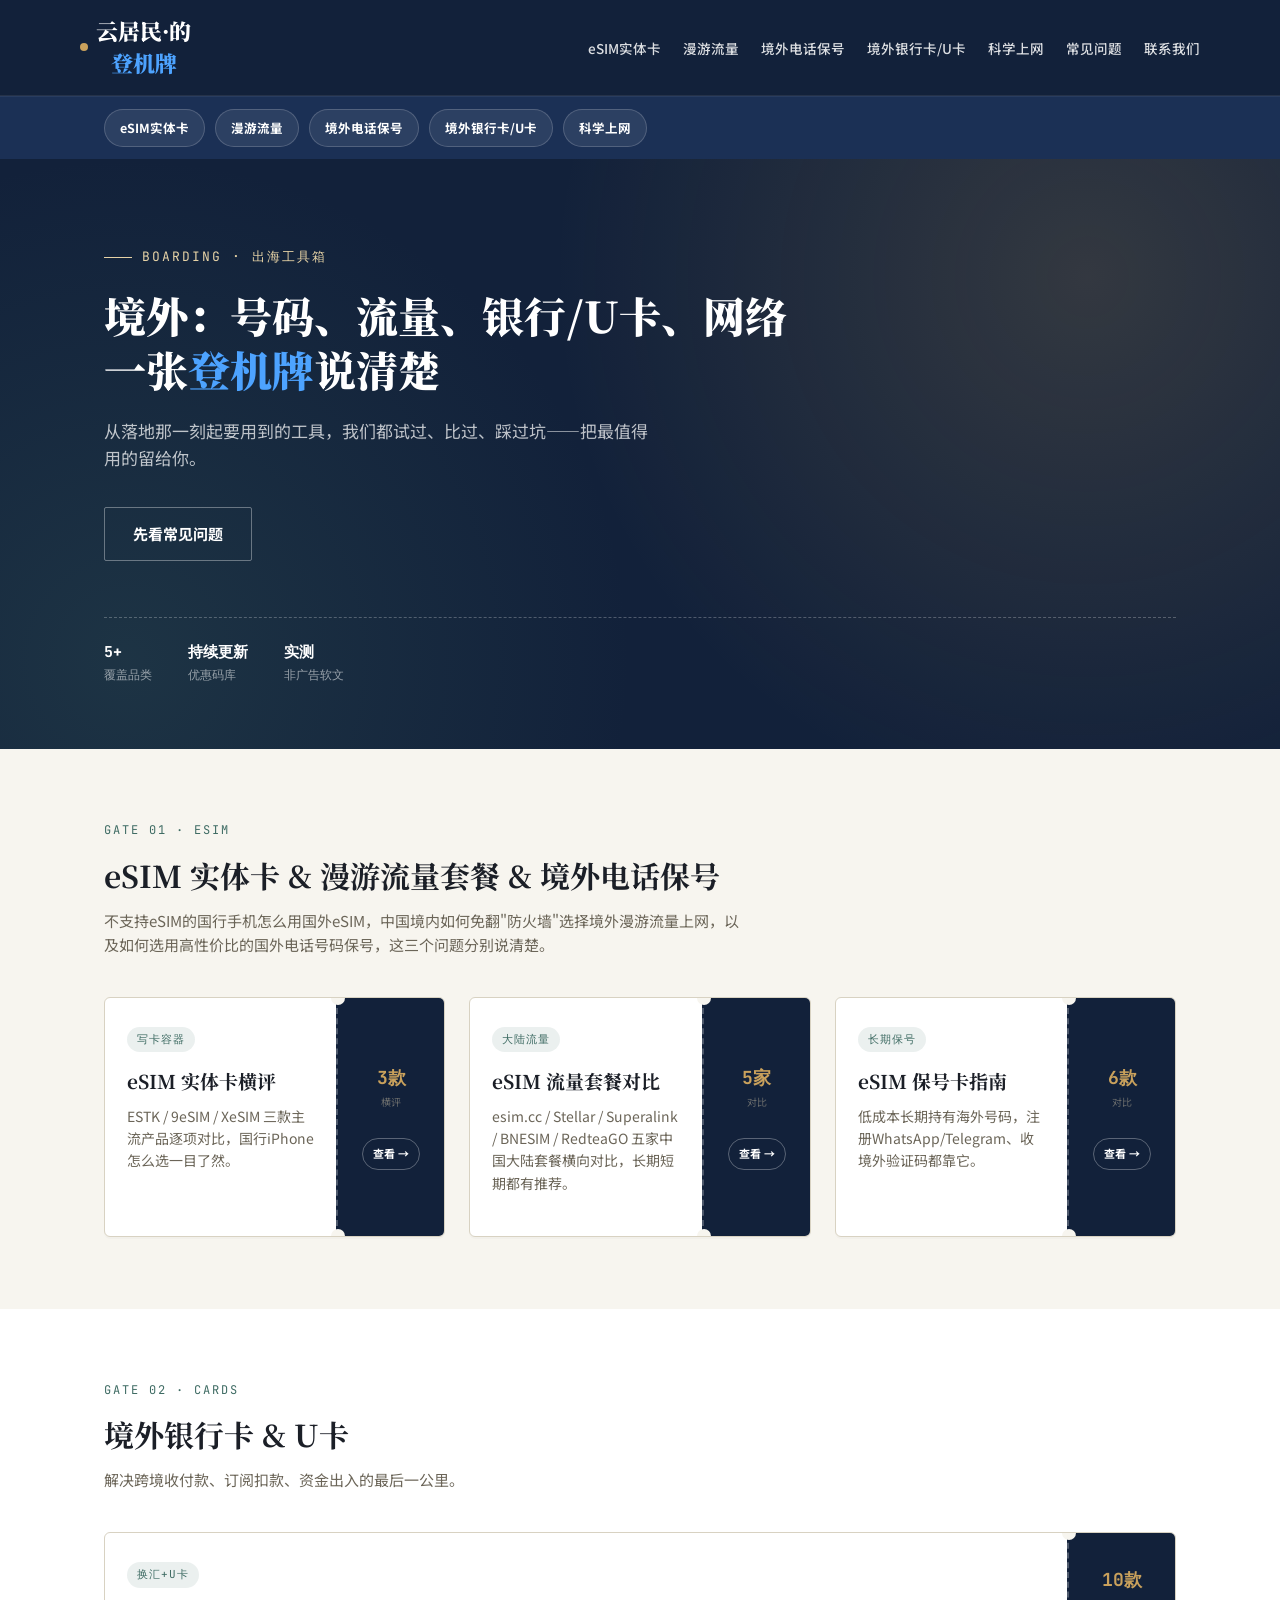
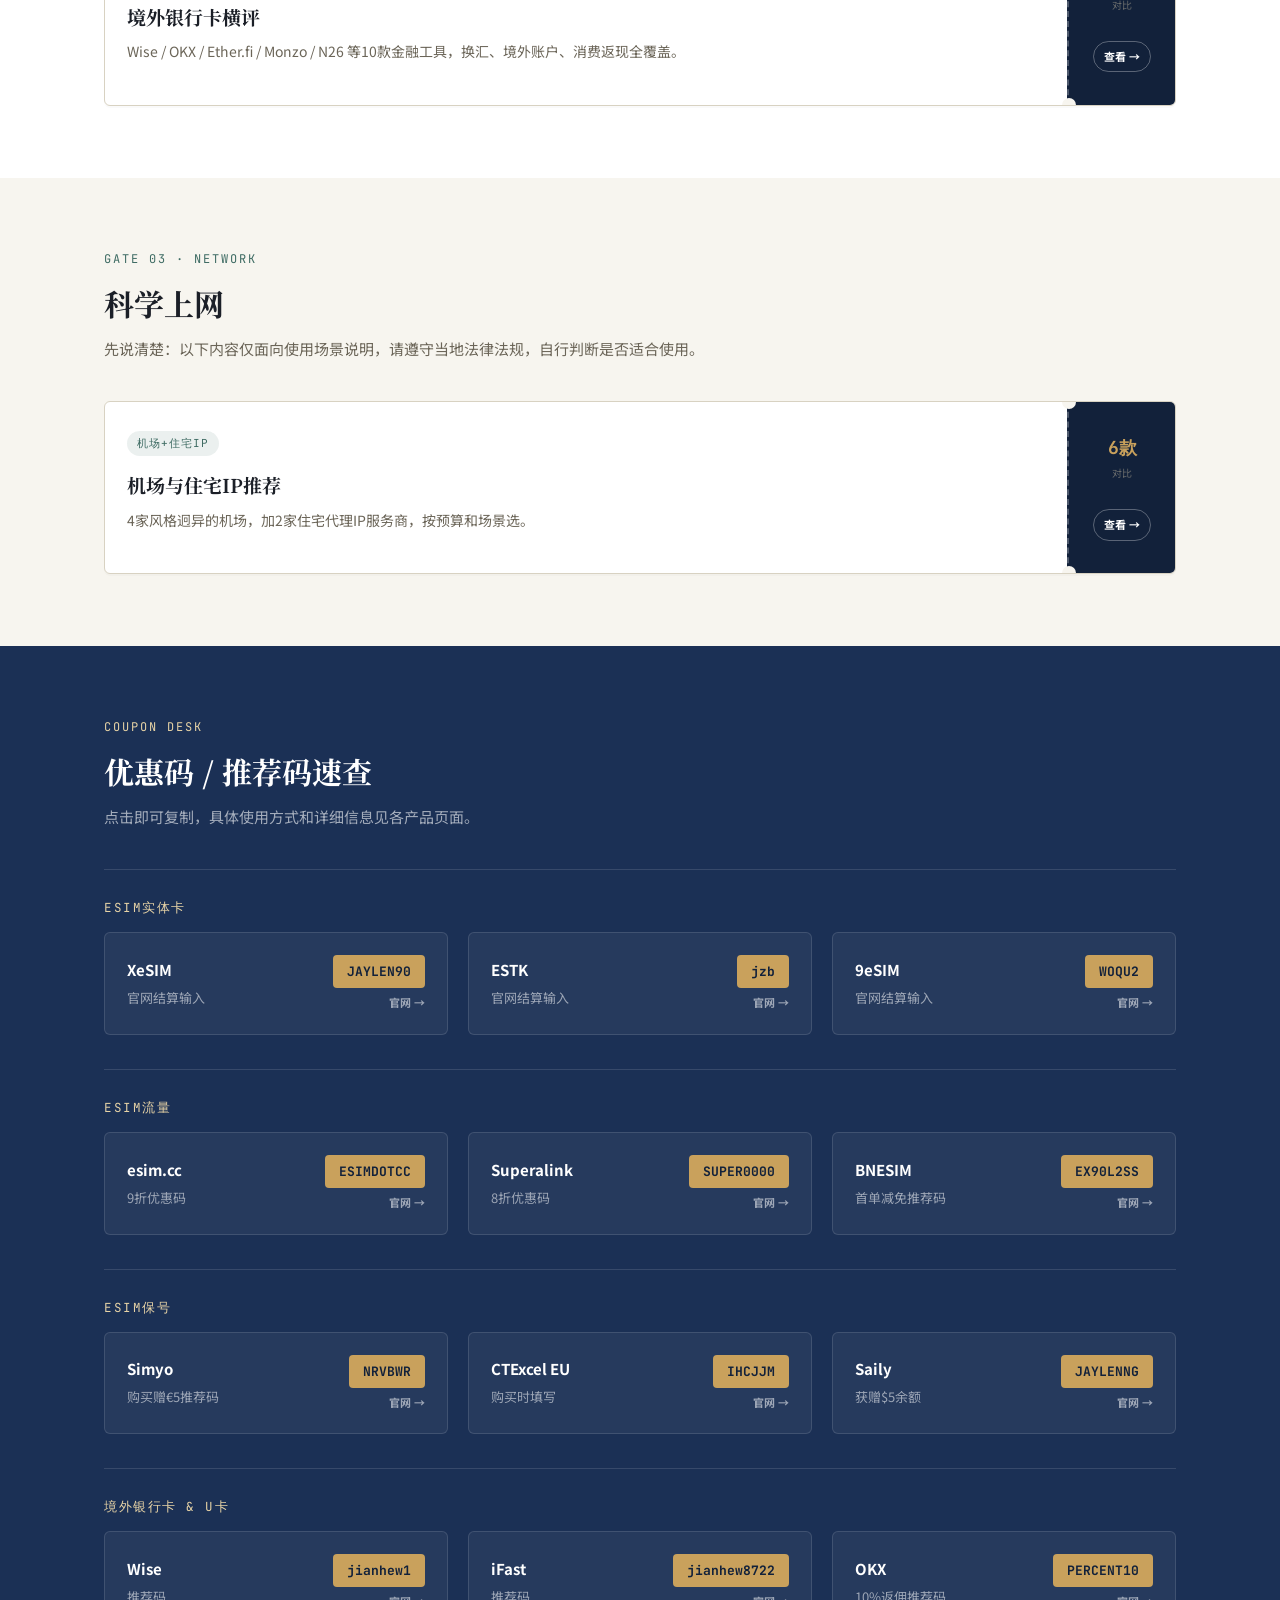
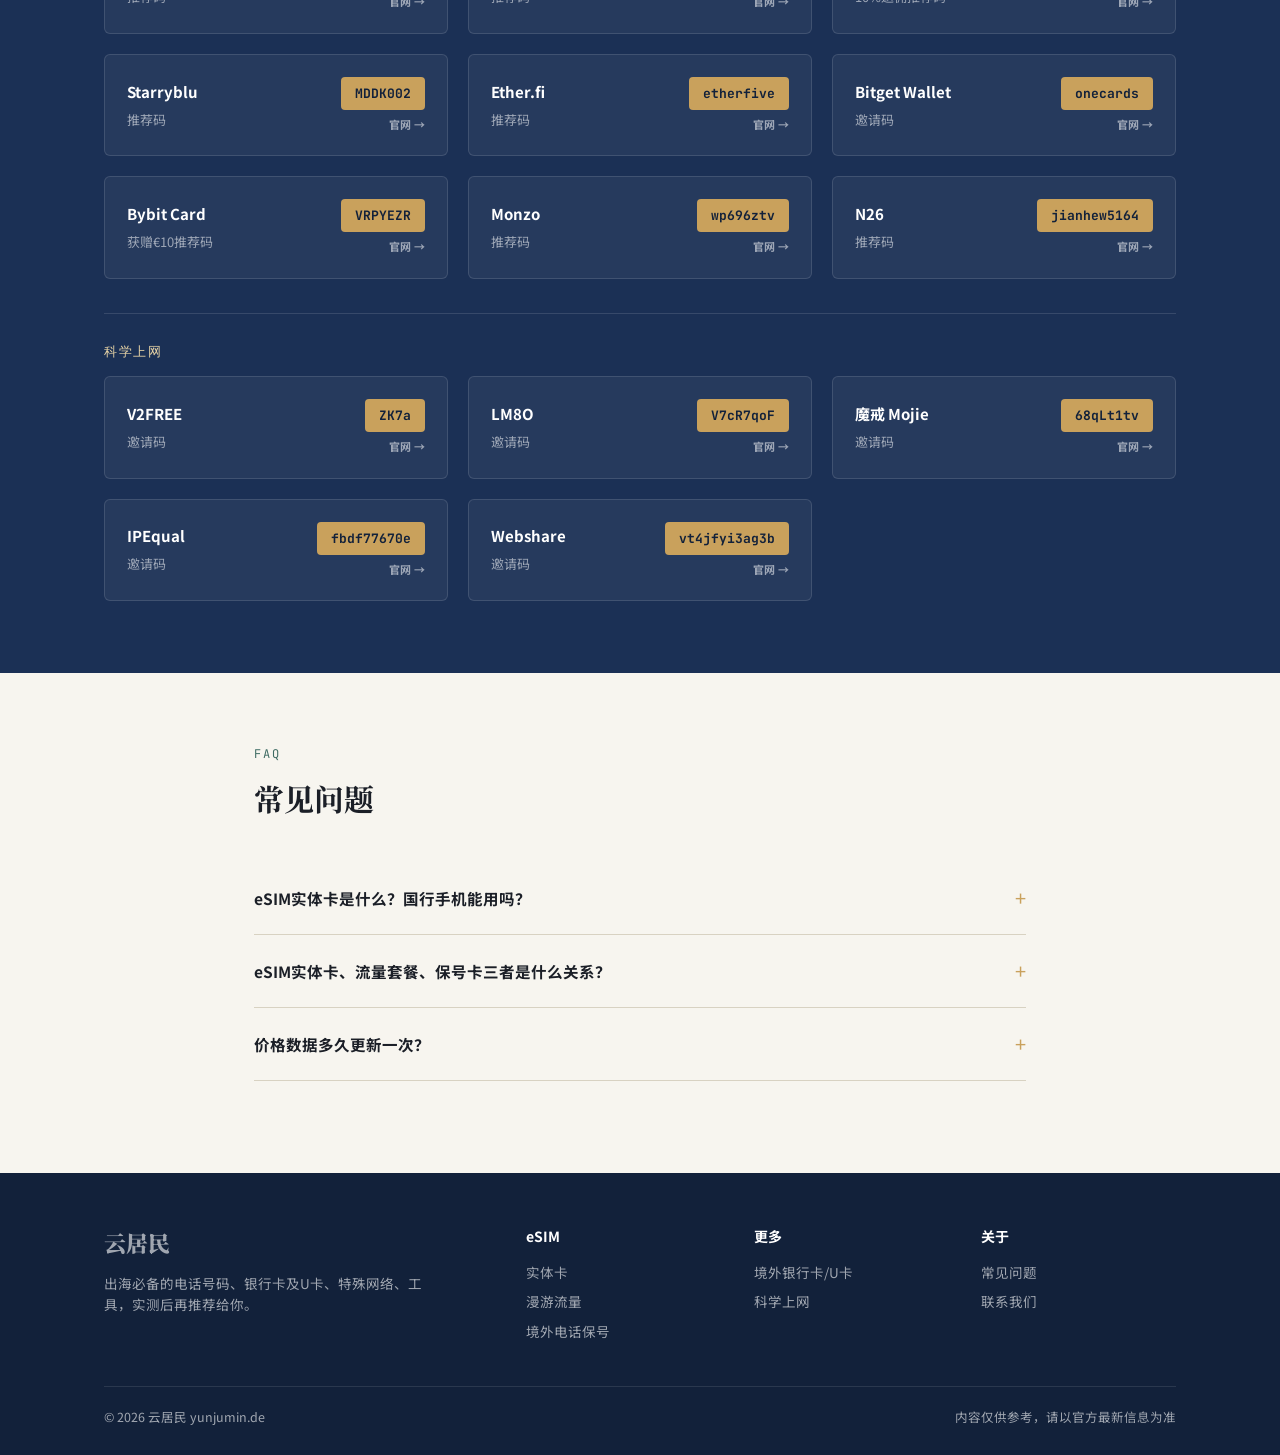
<file: index.html>
<!DOCTYPE html>
<html lang="zh-CN">
<head>
<meta charset="UTF-8">
<meta name="viewport" content="width=device-width, initial-scale=1.0">
<title>云居民 · 出海工具箱</title>
<link rel="preconnect" href="https://fonts.googleapis.com">
<link href="https://fonts.googleapis.com/css2?family=Noto+Serif+SC:wght@600;700;900&family=Noto+Sans+SC:wght@400;500;700&family=JetBrains+Mono:wght@400;600&display=swap" rel="stylesheet">
<link rel="stylesheet" href="style.css">
<script src="analytics.js"></script>
</head>
<body>

<header>
  <div class="wrap nav-inner">
    <a href="index.html" class="logo"><span class="dot"></span><span class="logo-text">云居民·的<br><span class="logo-highlight">登机牌</span></span></a>
    <nav>
      <button class="nav-toggle" id="navToggle" aria-label="打开菜单">☰</button>
      <ul id="navList">
        <li><a href="esim-card.html">eSIM实体卡</a></li>
        <li><a href="esim.html">漫游流量</a></li>
        <li><a href="keepnumber.html">境外电话保号</a></li>
        <li><a href="fxcard.html">境外银行卡/U卡</a></li>
        <li><a href="network.html">科学上网</a></li>
        <li><a href="index.html#faq">常见问题</a></li>
        <li><a href="contact.html">联系我们</a></li>
      </ul>
    </nav>
  </div>
</header>
<script>
  document.getElementById('navToggle').addEventListener('click', function(){
    document.getElementById('navList').classList.toggle('open');
  });
</script>

<div class="cat-strip">
  <div class="wrap quick-cats">
    <a href="esim-card.html">eSIM实体卡</a>
    <a href="esim.html">漫游流量</a>
    <a href="keepnumber.html">境外电话保号</a>
    <a href="fxcard.html">境外银行卡/U卡</a>
    <a href="network.html">科学上网</a>
  </div>
</div>

<section class="hero">
  <div class="wrap hero-inner">
    <div class="hero-eyebrow">BOARDING · 出海工具箱</div>
    <h1>境外：号码、流量、银行/U卡、网络<br>一张<span>登机牌</span>说清楚</h1>
    <p class="lead">从落地那一刻起要用到的工具，我们都试过、比过、踩过坑——把最值得用的留给你。</p>
    <div class="hero-actions">
      <a href="#faq" class="btn btn-ghost">先看常见问题</a>
    </div>
    <div class="boarding-strip">
      <div><b>5+</b>覆盖品类</div>
      <div><b>持续更新</b>优惠码库</div>
      <div><b>实测</b>非广告软文</div>
    </div>
  </div>
</section>

<section class="section" id="esim">
  <div class="wrap">
    <div class="section-head">
      <div class="section-eyebrow">Gate 01 · eSIM</div>
      <h2>eSIM 实体卡 &amp; 漫游流量套餐 &amp; 境外电话保号</h2>
      <p>不支持eSIM的国行手机怎么用国外eSIM，中国境内如何免翻"防火墙"选择境外漫游流量上网，以及如何选用高性价比的国外电话号码保号，这三个问题分别说清楚。</p>
    </div>
    <div class="ticket-grid">
      <div class="ticket">
        <div class="ticket-main">
          <span class="ticket-tag">写卡容器</span>
          <h3>eSIM 实体卡横评</h3>
          <p>ESTK / 9eSIM / XeSIM 三款主流产品逐项对比，国行iPhone怎么选一目了然。</p>
        </div>
        <div class="ticket-stub">
          <div class="price mono">3款</div>
          <div class="price-note">横评</div>
          <a href="esim-card.html">查看 →</a>
        </div>
      </div>
      <div class="ticket">
        <div class="ticket-main">
          <span class="ticket-tag">大陆流量</span>
          <h3>eSIM 流量套餐对比</h3>
          <p>esim.cc / Stellar / Superalink / BNESIM / RedteaGO 五家中国大陆套餐横向对比，长期短期都有推荐。</p>
        </div>
        <div class="ticket-stub">
          <div class="price mono">5家</div>
          <div class="price-note">对比</div>
          <a href="esim.html">查看 →</a>
        </div>
      </div>
      <div class="ticket">
        <div class="ticket-main">
          <span class="ticket-tag">长期保号</span>
          <h3>eSIM 保号卡指南</h3>
          <p>低成本长期持有海外号码，注册WhatsApp/Telegram、收境外验证码都靠它。</p>
        </div>
        <div class="ticket-stub">
          <div class="price mono">6款</div>
          <div class="price-note">对比</div>
          <a href="keepnumber.html">查看 →</a>
        </div>
      </div>
    </div>
  </div>
</section>

<section class="section" id="card" style="background:var(--white);">
  <div class="wrap">
    <div class="section-head">
      <div class="section-eyebrow">Gate 02 · Cards</div>
      <h2>境外银行卡 &amp; U卡</h2>
      <p>解决跨境收付款、订阅扣款、资金出入的最后一公里。</p>
    </div>
    <div class="ticket-grid">
      <div class="ticket">
        <div class="ticket-main">
          <span class="ticket-tag">换汇+U卡</span>
          <h3>境外银行卡横评</h3>
          <p>Wise / OKX / Ether.fi / Monzo / N26 等10款金融工具，换汇、境外账户、消费返现全覆盖。</p>
        </div>
        <div class="ticket-stub">
          <div class="price mono">10款</div>
          <div class="price-note">对比</div>
          <a href="fxcard.html">查看 →</a>
        </div>
      </div>
    </div>
  </div>
</section>

<section class="section" id="network">
  <div class="wrap">
    <div class="section-head">
      <div class="section-eyebrow">Gate 03 · Network</div>
      <h2>科学上网</h2>
      <p>先说清楚：以下内容仅面向使用场景说明，请遵守当地法律法规，自行判断是否适合使用。</p>
    </div>
    <div class="ticket-grid">
      <div class="ticket">
        <div class="ticket-main">
          <span class="ticket-tag">机场+住宅IP</span>
          <h3>机场与住宅IP推荐</h3>
          <p>4家风格迥异的机场，加2家住宅代理IP服务商，按预算和场景选。</p>
        </div>
        <div class="ticket-stub">
          <div class="price mono">6款</div>
          <div class="price-note">对比</div>
          <a href="network.html">查看 →</a>
        </div>
      </div>
    </div>
  </div>
</section>

<section class="section coupon-section">
  <div class="wrap">
    <div class="section-head">
      <div class="section-eyebrow">Coupon Desk</div>
      <h2>优惠码 / 推荐码速查</h2>
      <p>点击即可复制，具体使用方式和详细信息见各产品页面。</p>
    </div>

    <div class="coupon-subhead">eSIM实体卡</div>
    <div class="coupon-grid">
      <div class="coupon-card">
        <div><div class="name">XeSIM</div><div class="desc">官网结算输入</div></div>
        <div class="coupon-actions">
          <button class="coupon-code" onclick="navigator.clipboard.writeText('JAYLEN90');this.innerText='已复制'">JAYLEN90</button>
        <a class="coupon-site-link" href="https://xesim.cc/?DIST=RUZCFVo%3D" target="_blank" rel="noopener">官网 →</a>
        </div>
      </div>
      <div class="coupon-card">
        <div><div class="name">ESTK</div><div class="desc">官网结算输入</div></div>
        <div class="coupon-actions">
          <button class="coupon-code" onclick="navigator.clipboard.writeText('jzb');this.innerText='已复制'">jzb</button>
        <a class="coupon-site-link" href="https://store.estk.me/?code=jzb" target="_blank" rel="noopener">官网 →</a>
        </div>
      </div>
      <div class="coupon-card">
        <div><div class="name">9eSIM</div><div class="desc">官网结算输入</div></div>
        <div class="coupon-actions">
          <button class="coupon-code" onclick="navigator.clipboard.writeText('WOQU2');this.innerText='已复制'">WOQU2</button>
        <a class="coupon-site-link" href="https://www.9esim.com/?coupon=WOQU2" target="_blank" rel="noopener">官网 →</a>
        </div>
      </div>
    </div>

    <div class="coupon-subhead">eSIM流量</div>
    <div class="coupon-grid">
      <div class="coupon-card">
        <div><div class="name">esim.cc</div><div class="desc">9折优惠码</div></div>
        <div class="coupon-actions">
          <button class="coupon-code" onclick="navigator.clipboard.writeText('ESIMDOTCC');this.innerText='已复制'">ESIMDOTCC</button>
        <a class="coupon-site-link" href="https://www.esim.cc/?affiliate=ESIMDOTCC" target="_blank" rel="noopener">官网 →</a>
        </div>
      </div>
      <div class="coupon-card">
        <div><div class="name">Superalink</div><div class="desc">8折优惠码</div></div>
        <div class="coupon-actions">
          <button class="coupon-code" onclick="navigator.clipboard.writeText('SUPER0000');this.innerText='已复制'">SUPER0000</button>
        <a class="coupon-site-link" href="https://www.superalink.com/en/destination/aff/SUPER0000" target="_blank" rel="noopener">官网 →</a>
        </div>
      </div>
      <div class="coupon-card">
        <div><div class="name">BNESIM</div><div class="desc">首单减免推荐码</div></div>
        <div class="coupon-actions">
          <button class="coupon-code" onclick="navigator.clipboard.writeText('EX90L2SS');this.innerText='已复制'">EX90L2SS</button>
        <a class="coupon-site-link" href="https://apps.bnesim.com/?esim_app=1" target="_blank" rel="noopener">官网 →</a>
        </div>
      </div>
    </div>

    <div class="coupon-subhead">eSIM保号</div>
    <div class="coupon-grid">
      <div class="coupon-card">
        <div><div class="name">Simyo</div><div class="desc">购买赠€5推荐码</div></div>
        <div class="coupon-actions">
          <button class="coupon-code" onclick="navigator.clipboard.writeText('NRVBWR');this.innerText='已复制'">NRVBWR</button>
        <a class="coupon-site-link" href="https://www.simyo.nl/sim-only/bestellen?referer=NRVBWR" target="_blank" rel="noopener">官网 →</a>
        </div>
      </div>
      <div class="coupon-card">
        <div><div class="name">CTExcel EU</div><div class="desc">购买时填写</div></div>
        <div class="coupon-actions">
          <button class="coupon-code" onclick="navigator.clipboard.writeText('IHCJJM');this.innerText='已复制'">IHCJJM</button>
        <a class="coupon-site-link" href="https://www.ctexcel.com/uk/buyCard/buyCardPackage/1?recommendCode=IHCJJM" target="_blank" rel="noopener">官网 →</a>
        </div>
      </div>
      <div class="coupon-card">
        <div><div class="name">Saily</div><div class="desc">获赠$5余额</div></div>
        <div class="coupon-actions">
          <button class="coupon-code" onclick="navigator.clipboard.writeText('JAYLENNG');this.innerText='已复制'">JAYLENNG</button>
        <a class="coupon-site-link" href="https://saily.com/" target="_blank" rel="noopener">官网 →</a>
        </div>
      </div>
    </div>

    <div class="coupon-subhead">境外银行卡 &amp; U卡</div>
    <div class="coupon-grid">
      <div class="coupon-card">
        <div><div class="name">Wise</div><div class="desc">推荐码</div></div>
        <div class="coupon-actions">
          <button class="coupon-code" onclick="navigator.clipboard.writeText('jianhew1');this.innerText='已复制'">jianhew1</button>
        <a class="coupon-site-link" href="https://wise.com/invite/ilpc/jianhew1" target="_blank" rel="noopener">官网 →</a>
        </div>
      </div>
      <div class="coupon-card">
        <div><div class="name">iFast</div><div class="desc">推荐码</div></div>
        <div class="coupon-actions">
          <button class="coupon-code" onclick="navigator.clipboard.writeText('jianhew8722');this.innerText='已复制'">jianhew8722</button>
        <a class="coupon-site-link" href="https://www.ifastgb.com/tellafriend/jianhew8722" target="_blank" rel="noopener">官网 →</a>
        </div>
      </div>
      <div class="coupon-card">
        <div><div class="name">OKX</div><div class="desc">10%返佣推荐码</div></div>
        <div class="coupon-actions">
          <button class="coupon-code" onclick="navigator.clipboard.writeText('PERCENT10');this.innerText='已复制'">PERCENT10</button>
        <a class="coupon-site-link" href="https://oyidl.net/ul/6CngT5?channelId=PERCENT10" target="_blank" rel="noopener">官网 →</a>
        </div>
      </div>
      <div class="coupon-card">
        <div><div class="name">Starryblu</div><div class="desc">推荐码</div></div>
        <div class="coupon-actions">
          <button class="coupon-code" onclick="navigator.clipboard.writeText('MDDK002');this.innerText='已复制'">MDDK002</button>
        <a class="coupon-site-link" href="https://sg.starryblu.com/x/6Rxesn7r" target="_blank" rel="noopener">官网 →</a>
        </div>
      </div>
      <div class="coupon-card">
        <div><div class="name">Ether.fi</div><div class="desc">推荐码</div></div>
        <div class="coupon-actions">
          <button class="coupon-code" onclick="navigator.clipboard.writeText('etherfive');this.innerText='已复制'">etherfive</button>
        <a class="coupon-site-link" href="https://ether.fi/@etherfive" target="_blank" rel="noopener">官网 →</a>
        </div>
      </div>
      <div class="coupon-card">
        <div><div class="name">Bitget Wallet</div><div class="desc">邀请码</div></div>
        <div class="coupon-actions">
          <button class="coupon-code" onclick="navigator.clipboard.writeText('onecards');this.innerText='已复制'">onecards</button>
        <a class="coupon-site-link" href="https://web3.bgw.live/share/s3TCE?inviteCode=onecards" target="_blank" rel="noopener">官网 →</a>
        </div>
      </div>
      <div class="coupon-card">
        <div><div class="name">Bybit Card</div><div class="desc">获赠€10推荐码</div></div>
        <div class="coupon-actions">
          <button class="coupon-code" onclick="navigator.clipboard.writeText('VRPYEZR');this.innerText='已复制'">VRPYEZR</button>
        <a class="coupon-site-link" href="https://www.bybit.eu/cards/?ref=VRPYEZR&source=applet_invite" target="_blank" rel="noopener">官网 →</a>
        </div>
      </div>
      <div class="coupon-card">
        <div><div class="name">Monzo</div><div class="desc">推荐码</div></div>
        <div class="coupon-actions">
          <button class="coupon-code" onclick="navigator.clipboard.writeText('wp696ztv');this.innerText='已复制'">wp696ztv</button>
        <a class="coupon-site-link" href="https://join.monzo.com/c/wp696ztv" target="_blank" rel="noopener">官网 →</a>
        </div>
      </div>
      <div class="coupon-card">
        <div><div class="name">N26</div><div class="desc">推荐码</div></div>
        <div class="coupon-actions">
          <button class="coupon-code" onclick="navigator.clipboard.writeText('jianhew5164');this.innerText='已复制'">jianhew5164</button>
        <a class="coupon-site-link" href="https://n26.com/r/jianhew5164?cid=F15&lang=en" target="_blank" rel="noopener">官网 →</a>
        </div>
      </div>
    </div>

    <div class="coupon-subhead">科学上网</div>
    <div class="coupon-grid">
      <div class="coupon-card">
        <div><div class="name">V2FREE</div><div class="desc">邀请码</div></div>
        <div class="coupon-actions">
          <button class="coupon-code" onclick="navigator.clipboard.writeText('ZK7a');this.innerText='已复制'">ZK7a</button>
        <a class="coupon-site-link" href="https://w1.soxo.top/auth/register?code=ZK7a" target="_blank" rel="noopener">官网 →</a>
        </div>
      </div>
      <div class="coupon-card">
        <div><div class="name">LM8O</div><div class="desc">邀请码</div></div>
        <div class="coupon-actions">
          <button class="coupon-code" onclick="navigator.clipboard.writeText('V7cR7qoF');this.innerText='已复制'">V7cR7qoF</button>
        <a class="coupon-site-link" href="https://vip.lm8o.com/#/register?code=V7cR7qoF" target="_blank" rel="noopener">官网 →</a>
        </div>
      </div>
      <div class="coupon-card">
        <div><div class="name">魔戒 Mojie</div><div class="desc">邀请码</div></div>
        <div class="coupon-actions">
          <button class="coupon-code" onclick="navigator.clipboard.writeText('68qLt1tv');this.innerText='已复制'">68qLt1tv</button>
        <a class="coupon-site-link" href="https://mojie.me/#/register?code=68qLt1tv" target="_blank" rel="noopener">官网 →</a>
        </div>
      </div>
      <div class="coupon-card">
        <div><div class="name">IPEqual</div><div class="desc">邀请码</div></div>
        <div class="coupon-actions">
          <button class="coupon-code" onclick="navigator.clipboard.writeText('fbdf77670e');this.innerText='已复制'">fbdf77670e</button>
        <a class="coupon-site-link" href="https://www.ipequal.com/?ref=fbdf77670e" target="_blank" rel="noopener">官网 →</a>
        </div>
      </div>
      <div class="coupon-card">
        <div><div class="name">Webshare</div><div class="desc">邀请码</div></div>
        <div class="coupon-actions">
          <button class="coupon-code" onclick="navigator.clipboard.writeText('vt4jfyi3ag3b');this.innerText='已复制'">vt4jfyi3ag3b</button>
        <a class="coupon-site-link" href="https://www.webshare.io/?referral_code=vt4jfyi3ag3b" target="_blank" rel="noopener">官网 →</a>
        </div>
      </div>
    </div>
  </div>
</section>

<section class="section" id="faq">
  <div class="wrap" style="max-width:820px;">
    <div class="section-head">
      <div class="section-eyebrow">FAQ</div>
      <h2>常见问题</h2>
    </div>
    <details class="faq-item">
      <summary>eSIM实体卡是什么？国行手机能用吗？</summary>
      <p>它是一张可插拔的eUICC芯片卡，插入不支持eSIM的手机（含国行等eSIM被禁用的机型）后，就能像eSIM手机一样下载、切换多个运营商Profile。详细横评见"eSIM实体卡"页面。</p>
    </details>
    <details class="faq-item">
      <summary>eSIM实体卡、流量套餐、保号卡三者是什么关系？</summary>
      <p>手机是载体，实体卡是容器（手机不支持eSIM时才需要），流量套餐是装进容器里的Profile，保号卡则是用来长期持有一个海外号码。四者可以自由组合。</p>
    </details>
    <details class="faq-item">
      <summary>价格数据多久更新一次？</summary>
      <p>各产品价格、优惠码会随官网调整，建议下单前以官网实时页面为准，本站数据仅供参考。</p>
    </details>
  </div>
</section>

<footer>
  <div class="wrap">
    <div class="footer-grid">
      <div>
        <a href="index.html" class="logo" style="margin-bottom:12px;display:flex;">云居民</a>
        <p style="font-size:13.5px;max-width:340px;">出海必备的电话号码、银行卡及U卡、特殊网络、工具，实测后再推荐给你。</p>
      </div>
      <div>
        <h4>eSIM</h4>
        <ul>
          <li><a href="esim-card.html">实体卡</a></li>
          <li><a href="esim.html">漫游流量</a></li>
          <li><a href="keepnumber.html">境外电话保号</a></li>
        </ul>
      </div>
      <div>
        <h4>更多</h4>
        <ul>
          <li><a href="fxcard.html">境外银行卡/U卡</a></li>
          <li><a href="network.html">科学上网</a></li>
        </ul>
      </div>
      <div>
        <h4>关于</h4>
        <ul>
          <li><a href="index.html#faq">常见问题</a></li>
          <li><a href="contact.html">联系我们</a></li>
        </ul>
      </div>
    </div>
    <div class="footer-bottom">
      <span>© 2026 云居民 yunjumin.de</span>
      <span>内容仅供参考，请以官方最新信息为准</span>
    </div>
  </div>
</footer>

</body>
</html>
</file>
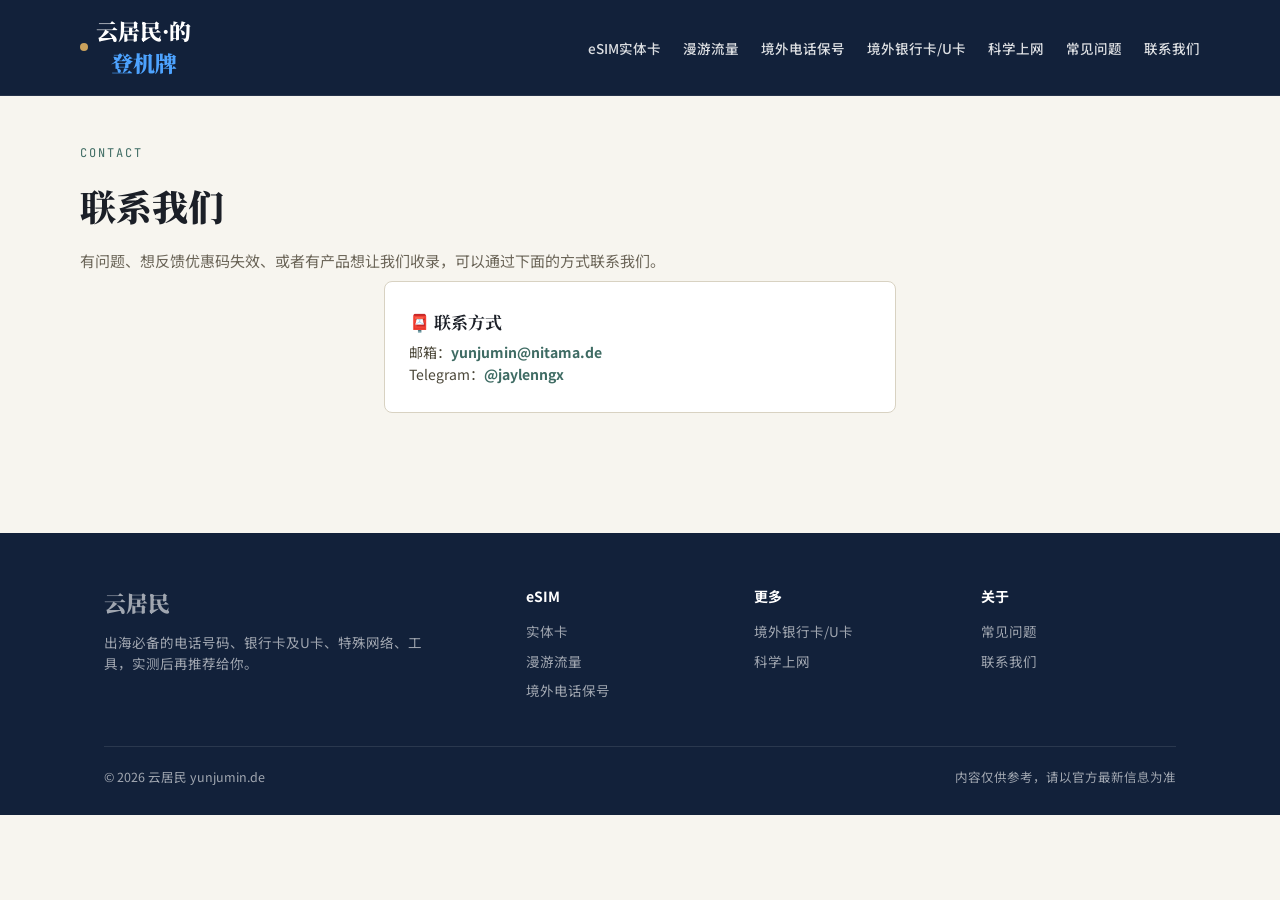
<file: contact.html>
<!DOCTYPE html>
<html lang="zh-CN">
<head>
<meta charset="UTF-8">
<meta name="viewport" content="width=device-width, initial-scale=1.0">
<title>联系我们 · 云居民</title>
<link rel="preconnect" href="https://fonts.googleapis.com">
<link href="https://fonts.googleapis.com/css2?family=Noto+Serif+SC:wght@600;700;900&family=Noto+Sans+SC:wght@400;500;700&family=JetBrains+Mono:wght@400;600&display=swap" rel="stylesheet">
<link rel="stylesheet" href="style.css">
<script src="analytics.js"></script>
</head>
<body>

<header>
  <div class="wrap nav-inner">
    <a href="index.html" class="logo"><span class="dot"></span><span class="logo-text">云居民·的<br><span class="logo-highlight">登机牌</span></span></a>
    <nav>
      <button class="nav-toggle" id="navToggle" aria-label="打开菜单">☰</button>
      <ul id="navList">
        <li><a href="esim-card.html">eSIM实体卡</a></li>
        <li><a href="esim.html">漫游流量</a></li>
        <li><a href="keepnumber.html">境外电话保号</a></li>
        <li><a href="fxcard.html">境外银行卡/U卡</a></li>
        <li><a href="network.html">科学上网</a></li>
        <li><a href="index.html#faq">常见问题</a></li>
        <li><a href="contact.html">联系我们</a></li>
      </ul>
    </nav>
  </div>
</header>
<script>document.getElementById('navToggle').addEventListener('click',function(){document.getElementById('navList').classList.toggle('open');});</script>

<div class="wrap page-head">
  <div class="crumb">CONTACT</div>
  <h1>联系我们</h1>
  <p class="intro">有问题、想反馈优惠码失效、或者有产品想让我们收录，可以通过下面的方式联系我们。</p>
</div>

<div class="wrap" style="max-width:560px;padding-bottom:80px;">
  <!-- 联系方式占位区，把下面的内容换成你自己的真实联系渠道（邮箱/TG/微信等） -->
  <div class="guide-card">
    <h3>📮 联系方式</h3>
    <p style="font-size:14px;color:#4a4638;">
      邮箱：<a href="mailto:yunjumin@nitama.de" style="color:var(--teal);font-weight:700;">yunjumin@nitama.de</a><br>
      Telegram：<a href="https://t.me/jaylenngx" target="_blank" rel="noopener" style="color:var(--teal);font-weight:700;">@jaylenngx</a>
    </p>
  </div>
</div>

<footer>
  <div class="wrap">
    <div class="footer-grid">
      <div><a href="index.html" class="logo" style="margin-bottom:12px;display:flex;">云居民</a><p style="font-size:13.5px;max-width:340px;">出海必备的电话号码、银行卡及U卡、特殊网络、工具，实测后再推荐给你。</p></div>
      <div><h4>eSIM</h4><ul><li><a href="esim-card.html">实体卡</a></li><li><a href="esim.html">漫游流量</a></li><li><a href="keepnumber.html">境外电话保号</a></li></ul></div>
      <div><h4>更多</h4><ul><li><a href="fxcard.html">境外银行卡/U卡</a></li><li><a href="network.html">科学上网</a></li></ul></div>
      <div><h4>关于</h4><ul><li><a href="index.html#faq">常见问题</a></li><li><a href="contact.html">联系我们</a></li></ul></div>
    </div>
    <div class="footer-bottom"><span>© 2026 云居民 yunjumin.de</span><span>内容仅供参考，请以官方最新信息为准</span></div>
  </div>
</footer>

</body>
</html>
</file>
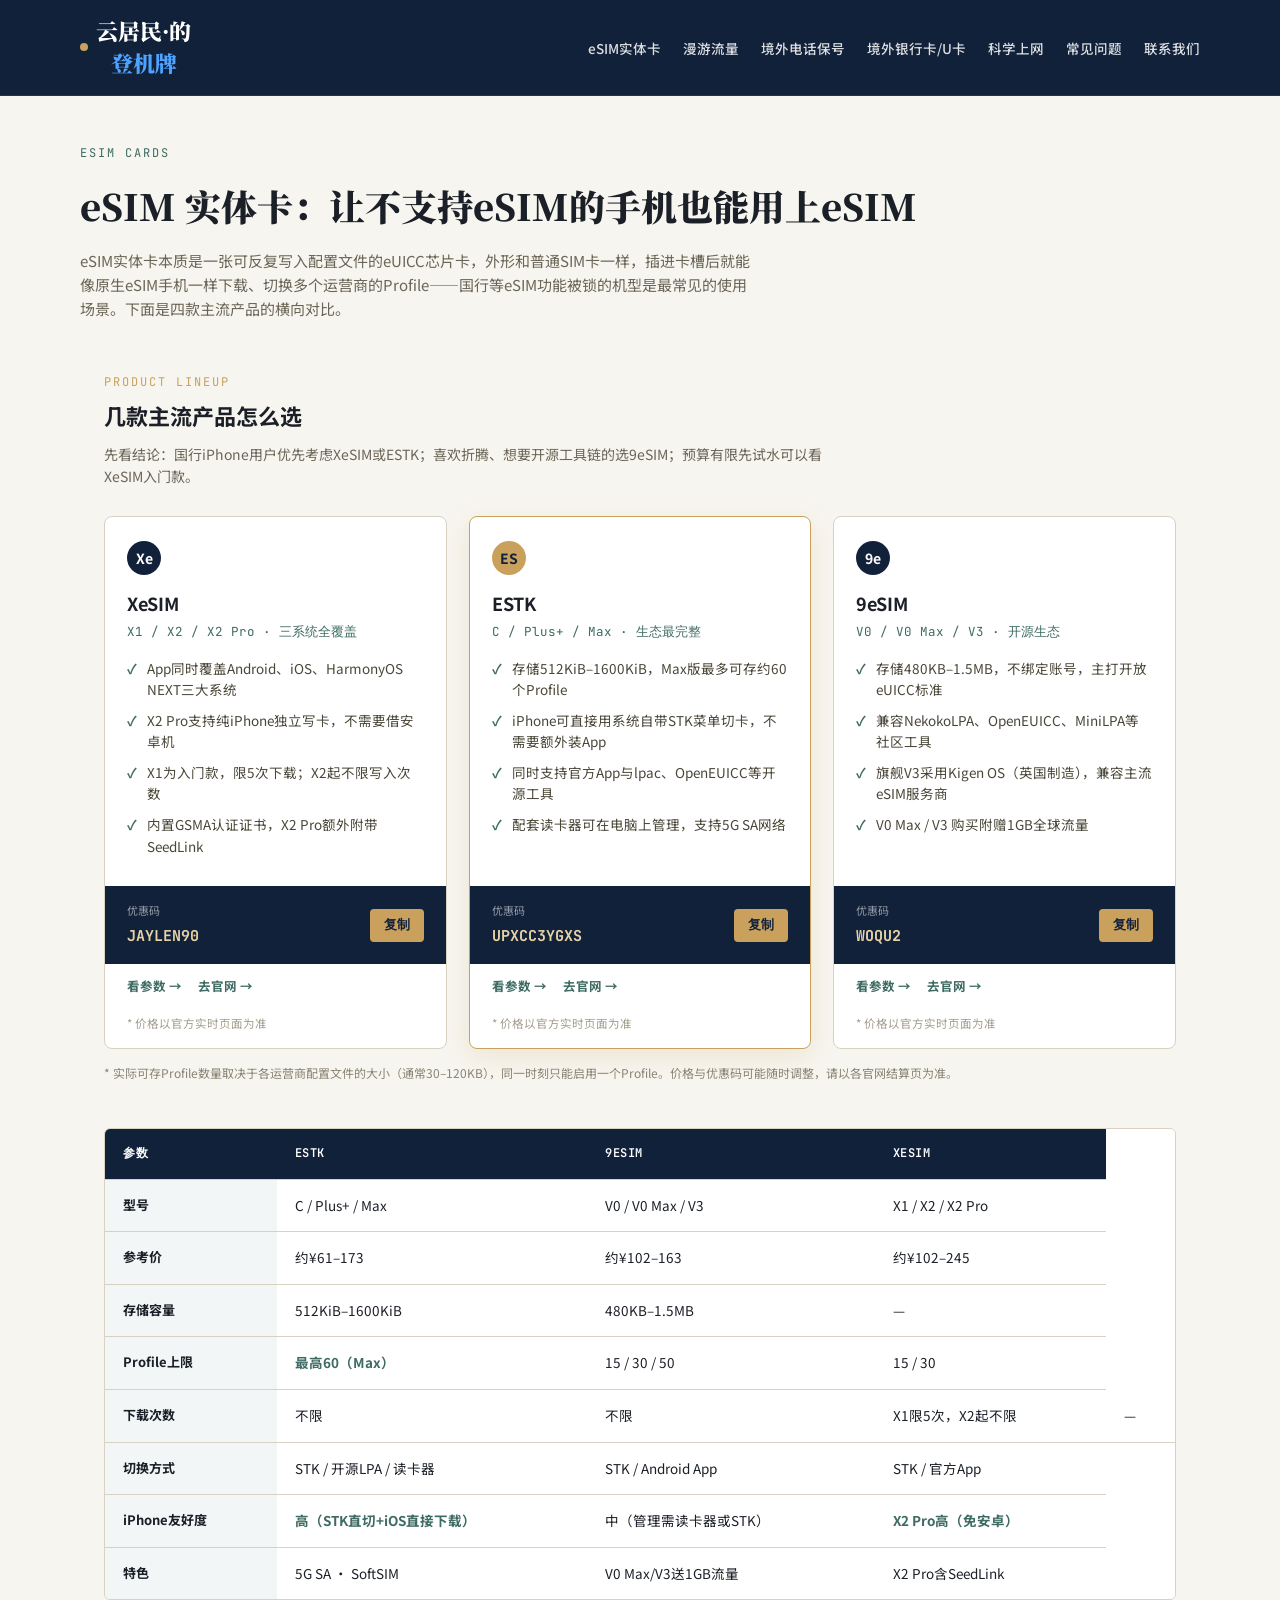
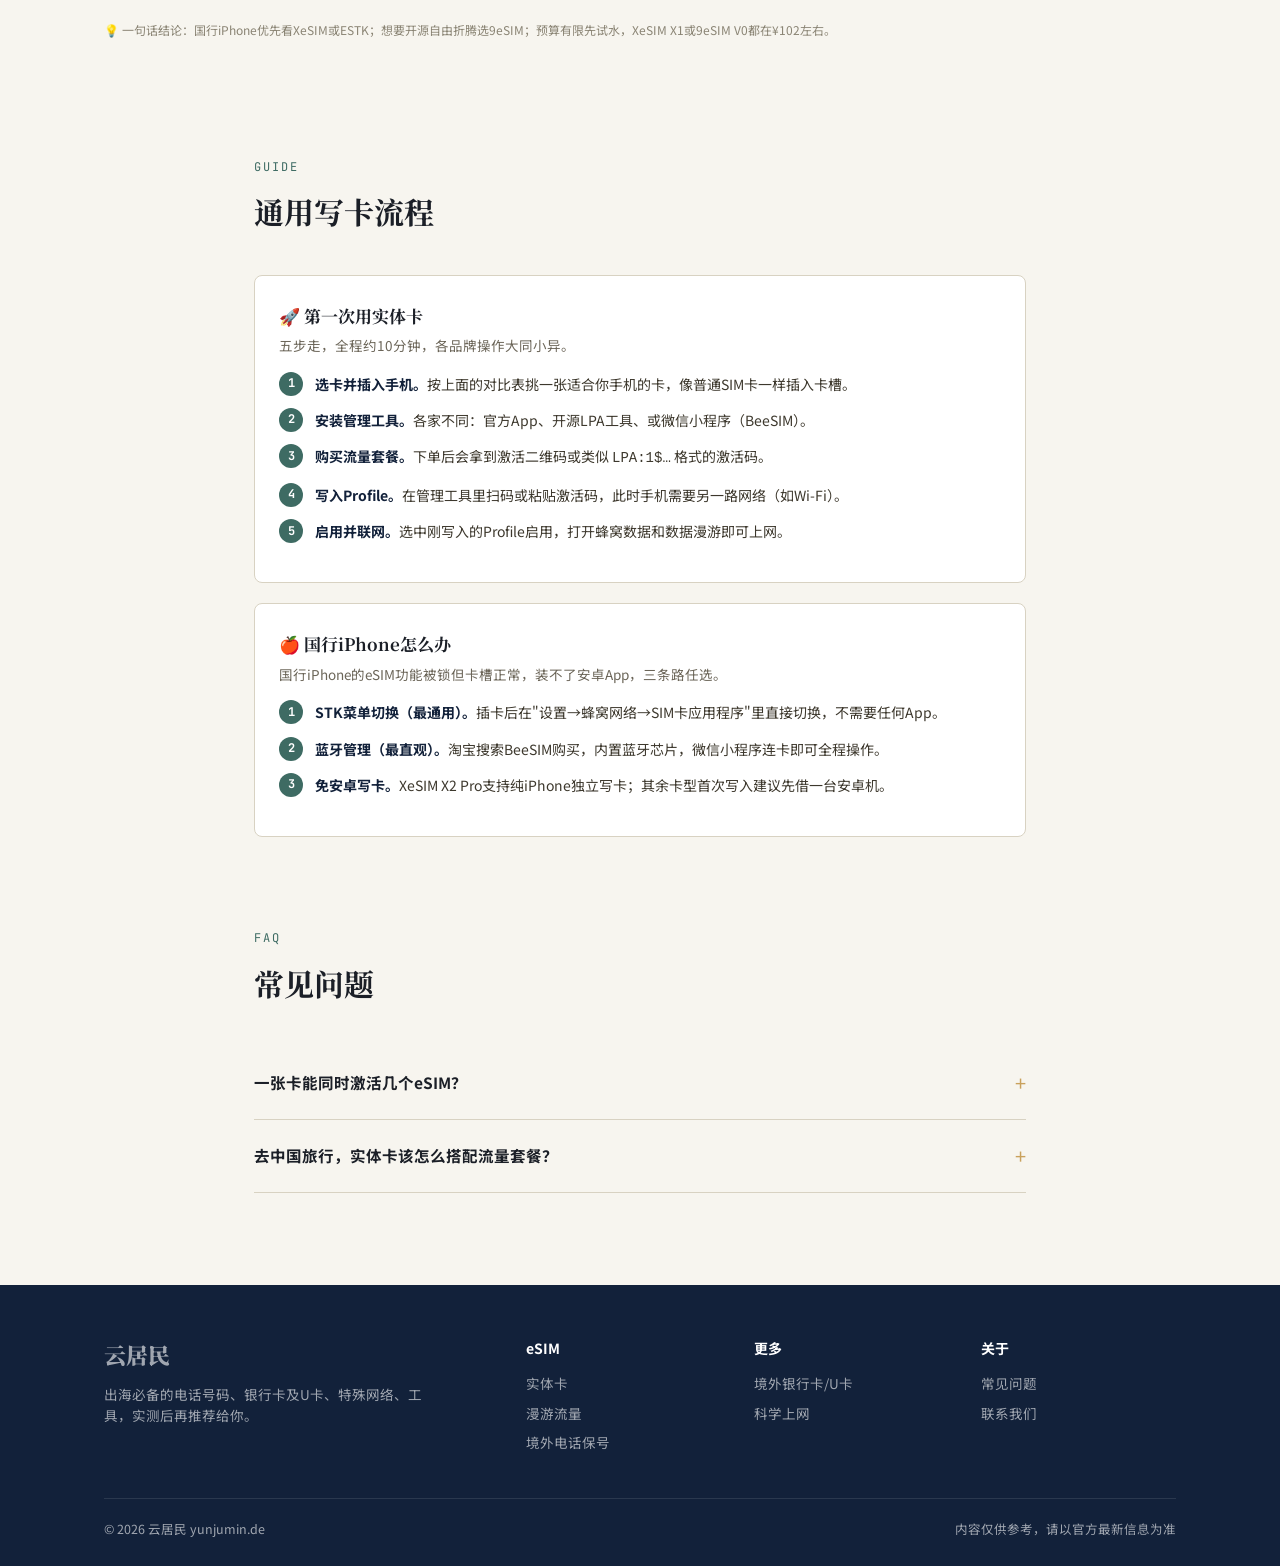
<file: esim-card.html>
<!DOCTYPE html>
<html lang="zh-CN">
<head>
<meta charset="UTF-8">
<meta name="viewport" content="width=device-width, initial-scale=1.0">
<title>eSIM实体卡横评 · 云居民</title>
<link rel="preconnect" href="https://fonts.googleapis.com">
<link href="https://fonts.googleapis.com/css2?family=Noto+Serif+SC:wght@600;700;900&family=Noto+Sans+SC:wght@400;500;700&family=JetBrains+Mono:wght@400;600&display=swap" rel="stylesheet">
<link rel="stylesheet" href="style.css">
<script src="analytics.js"></script>
</head>
<body>

<header>
  <div class="wrap nav-inner">
    <a href="index.html" class="logo"><span class="dot"></span><span class="logo-text">云居民·的<br><span class="logo-highlight">登机牌</span></span></a>
    <nav>
      <button class="nav-toggle" id="navToggle" aria-label="打开菜单">☰</button>
      <ul id="navList">
        <li><a href="esim-card.html">eSIM实体卡</a></li>
        <li><a href="esim.html">漫游流量</a></li>
        <li><a href="keepnumber.html">境外电话保号</a></li>
        <li><a href="fxcard.html">境外银行卡/U卡</a></li>
        <li><a href="network.html">科学上网</a></li>
        <li><a href="index.html#faq">常见问题</a></li>
        <li><a href="contact.html">联系我们</a></li>
      </ul>
    </nav>
  </div>
</header>
<script>document.getElementById('navToggle').addEventListener('click',function(){document.getElementById('navList').classList.toggle('open');});</script>

<div class="wrap page-head">
  <div class="crumb">eSIM CARDS</div>
  <h1>eSIM 实体卡：让不支持eSIM的手机也能用上eSIM</h1>
  <p class="intro">eSIM实体卡本质是一张可反复写入配置文件的eUICC芯片卡，外形和普通SIM卡一样，插进卡槽后就能像原生eSIM手机一样下载、切换多个运营商的Profile——国行等eSIM功能被锁的机型是最常见的使用场景。下面是四款主流产品的横向对比。</p>
</div>

<div class="wrap">
  <div class="pick-label">Product Lineup</div>
  <div class="pick-title">几款主流产品怎么选</div>
  <p class="pick-note">先看结论：国行iPhone用户优先考虑XeSIM或ESTK；喜欢折腾、想要开源工具链的选9eSIM；预算有限先试水可以看XeSIM入门款。</p>

  <div class="plan-grid">

     <div class="plan-card">
      <div class="plan-body">
        <div class="plan-badge">Xe</div>
        <div class="plan-name">XeSIM</div>
        <div class="plan-sub mono">X1 / X2 / X2 Pro · 三系统全覆盖</div>
        <ul class="plan-list">
          <li>App同时覆盖Android、iOS、HarmonyOS NEXT三大系统</li>
          <li>X2 Pro支持纯iPhone独立写卡，不需要借安卓机</li>
          <li>X1为入门款，限5次下载；X2起不限写入次数</li>
          <li>内置GSMA认证证书，X2 Pro额外附带SeedLink</li>
        </ul>
      </div>
      <div class="plan-coupon">
        <div><div class="label">优惠码</div><div class="code mono" id="c-xesim">JAYLEN90</div></div>
        <button class="copy-btn" onclick="copyCode('c-xesim',this)">复制</button>
      </div>
      <div class="plan-links">
        <a href="#detail-table">看参数 →</a>
        <a href="https://xesim.cc/?DIST=RUZCFVo%3D" target="_blank" rel="noopener">去官网 →</a>
      </div>
      <p class="price-note">* 价格以官方实时页面为准</p>
    </div>
    <div class="plan-card featured">
      <div class="plan-body">
        <div class="plan-badge">ES</div>
        <div class="plan-name">ESTK</div>
        <div class="plan-sub mono">C / Plus+ / Max · 生态最完整</div>
        <ul class="plan-list">
          <li>存储512KiB–1600KiB，Max版最多可存约60个Profile</li>
          <li>iPhone可直接用系统自带STK菜单切卡，不需要额外装App</li>
          <li>同时支持官方App与lpac、OpenEUICC等开源工具</li>
          <li>配套读卡器可在电脑上管理，支持5G SA网络</li>
        </ul>
      </div>
      <div class="plan-coupon">
        <div><div class="label">优惠码</div><div class="code mono" id="c-estk">UPXCC3YGXS</div></div>
        <button class="copy-btn" onclick="copyCode('c-estk',this)">复制</button>
      </div>
      <div class="plan-links">
        <a href="#detail-table">看参数 →</a>
        <a href="https://store.estk.me/?code=UPXCC3YGXS" target="_blank" rel="noopener">去官网 →</a>
      </div>
      <p class="price-note">* 价格以官方实时页面为准</p>
    </div>

    <div class="plan-card">
      <div class="plan-body">
        <div class="plan-badge">9e</div>
        <div class="plan-name">9eSIM</div>
        <div class="plan-sub mono">V0 / V0 Max / V3 · 开源生态</div>
        <ul class="plan-list">
          <li>存储480KB–1.5MB，不绑定账号，主打开放eUICC标准</li>
          <li>兼容NekokoLPA、OpenEUICC、MiniLPA等社区工具</li>
          <li>旗舰V3采用Kigen OS（英国制造），兼容主流eSIM服务商</li>
          <li>V0 Max / V3 购买附赠1GB全球流量</li>
        </ul>
      </div>
      <div class="plan-coupon">
        <div><div class="label">优惠码</div><div class="code mono" id="c-9esim">WOQU2</div></div>
        <button class="copy-btn" onclick="copyCode('c-9esim',this)">复制</button>
      </div>
      <div class="plan-links">
        <a href="#detail-table">看参数 →</a>
        <a href="https://www.9esim.com/?coupon=WOQU2" target="_blank" rel="noopener">去官网 →</a>
      </div>
      <p class="price-note">* 价格以官方实时页面为准</p>
    </div>

   


  </div>

  <p class="disclaimer">* 实际可存Profile数量取决于各运营商配置文件的大小（通常30–120KB），同一时刻只能启用一个Profile。价格与优惠码可能随时调整，请以各官网结算页为准。</p>

  <div id="detail-table" class="compare-wrap">
    <table class="compare">
      <thead><tr><th>参数</th><th>ESTK</th><th>9eSIM</th><th>XeSIM</th></tr></thead>
      <tbody>
        <tr><th>型号</th><td>C / Plus+ / Max</td><td>V0 / V0 Max / V3</td><td>X1 / X2 / X2 Pro</td></tr>
        <tr><th>参考价</th><td>约¥61–173</td><td>约¥102–163</td><td>约¥102–245</td></tr>
        <tr><th>存储容量</th><td>512KiB–1600KiB</td><td>480KB–1.5MB</td><td>—</td></tr>
        <tr><th>Profile上限</th><td class="cell-good">最高60（Max）</td><td>15 / 30 / 50</td><td>15 / 30</td></tr>
        <tr><th>下载次数</th><td>不限</td><td>不限</td><td>X1限5次，X2起不限</td><td>—</td></tr>
        <tr><th>切换方式</th><td>STK / 开源LPA / 读卡器</td><td>STK / Android App</td><td>STK / 官方App</td></tr>
        <tr><th>iPhone友好度</th><td class="cell-good">高（STK直切+iOS直接下载）</td><td>中（管理需读卡器或STK）</td><td class="cell-good">X2 Pro高（免安卓）</td></tr>
        <tr><th>特色</th><td>5G SA · SoftSIM</td><td>V0 Max/V3送1GB流量</td><td>X2 Pro含SeedLink</td></tr>
      </tbody>
    </table>
  </div>
  <p class="disclaimer">💡 一句话结论：国行iPhone优先看XeSIM或ESTK；想要开源自由折腾选9eSIM；预算有限先试水，XeSIM X1或9eSIM V0都在¥102左右。</p>
</div>

<section class="section">
  <div class="wrap" style="max-width:820px;">
    <div class="section-head">
      <div class="section-eyebrow">Guide</div>
      <h2>通用写卡流程</h2>
    </div>
    <div class="guide-card">
      <h3>🚀 第一次用实体卡</h3>
      <p class="guide-note">五步走，全程约10分钟，各品牌操作大同小异。</p>
      <ol class="guide-steps">
        <li><b>选卡并插入手机。</b>按上面的对比表挑一张适合你手机的卡，像普通SIM卡一样插入卡槽。</li>
        <li><b>安装管理工具。</b>各家不同：官方App、开源LPA工具、或微信小程序（BeeSIM）。</li>
        <li><b>购买流量套餐。</b>下单后会拿到激活二维码或类似 <code>LPA:1$…</code> 格式的激活码。</li>
        <li><b>写入Profile。</b>在管理工具里扫码或粘贴激活码，此时手机需要另一路网络（如Wi-Fi）。</li>
        <li><b>启用并联网。</b>选中刚写入的Profile启用，打开蜂窝数据和数据漫游即可上网。</li>
      </ol>
    </div>
    <div class="guide-card">
      <h3>🍎 国行iPhone怎么办</h3>
      <p class="guide-note">国行iPhone的eSIM功能被锁但卡槽正常，装不了安卓App，三条路任选。</p>
      <ol class="guide-steps">
        <li><b>STK菜单切换（最通用）。</b>插卡后在"设置→蜂窝网络→SIM卡应用程序"里直接切换，不需要任何App。</li>
        <li><b>蓝牙管理（最直观）。</b>淘宝搜索BeeSIM购买，内置蓝牙芯片，微信小程序连卡即可全程操作。</li>
        <li><b>免安卓写卡。</b>XeSIM X2 Pro支持纯iPhone独立写卡；其余卡型首次写入建议先借一台安卓机。</li>
      </ol>
    </div>
  </div>
</section>

<section class="section" style="padding-top:0;">
  <div class="wrap" style="max-width:820px;">
    <div class="section-head">
      <div class="section-eyebrow">FAQ</div>
      <h2>常见问题</h2>
    </div>
    <details class="faq-item">
      <summary>一张卡能同时激活几个eSIM？</summary>
      <p>存储上可以放几个到几十个Profile，但同一时刻只能启用一个。双卡手机可以用"实体eSIM卡+手机原生eSIM"组合双待。</p>
    </details>
    <details class="faq-item">
      <summary>去中国旅行，实体卡该怎么搭配流量套餐？</summary>
      <p>手机本身支持eSIM就直接扫码；不支持就先买一张实体卡，再把套餐Profile下载到卡里。具体套餐对比见"eSIM流量"页面。</p>
    </details>
  </div>
</section>

<footer>
  <div class="wrap">
    <div class="footer-grid">
      <div><a href="index.html" class="logo" style="margin-bottom:12px;display:flex;">云居民</a><p style="font-size:13.5px;max-width:340px;">出海必备的电话号码、银行卡及U卡、特殊网络、工具，实测后再推荐给你。</p></div>
      <div><h4>eSIM</h4><ul><li><a href="esim-card.html">实体卡</a></li><li><a href="esim.html">漫游流量</a></li><li><a href="keepnumber.html">境外电话保号</a></li></ul></div>
      <div><h4>更多</h4><ul><li><a href="fxcard.html">境外银行卡/U卡</a></li><li><a href="network.html">科学上网</a></li></ul></div>
      <div><h4>关于</h4><ul><li><a href="index.html#faq">常见问题</a></li><li><a href="contact.html">联系我们</a></li></ul></div>
    </div>
    <div class="footer-bottom"><span>© 2026 云居民 yunjumin.de</span><span>内容仅供参考，请以官方最新信息为准</span></div>
  </div>
</footer>

<script>
function copyCode(id, btn){
  var text = document.getElementById(id).innerText;
  navigator.clipboard.writeText(text).then(function(){
    var original = btn.innerText; btn.innerText='已复制'; btn.classList.add('copied');
    setTimeout(function(){ btn.innerText=original; btn.classList.remove('copied'); },1500);
  });
}
</script>
</body>
</html>
</file>
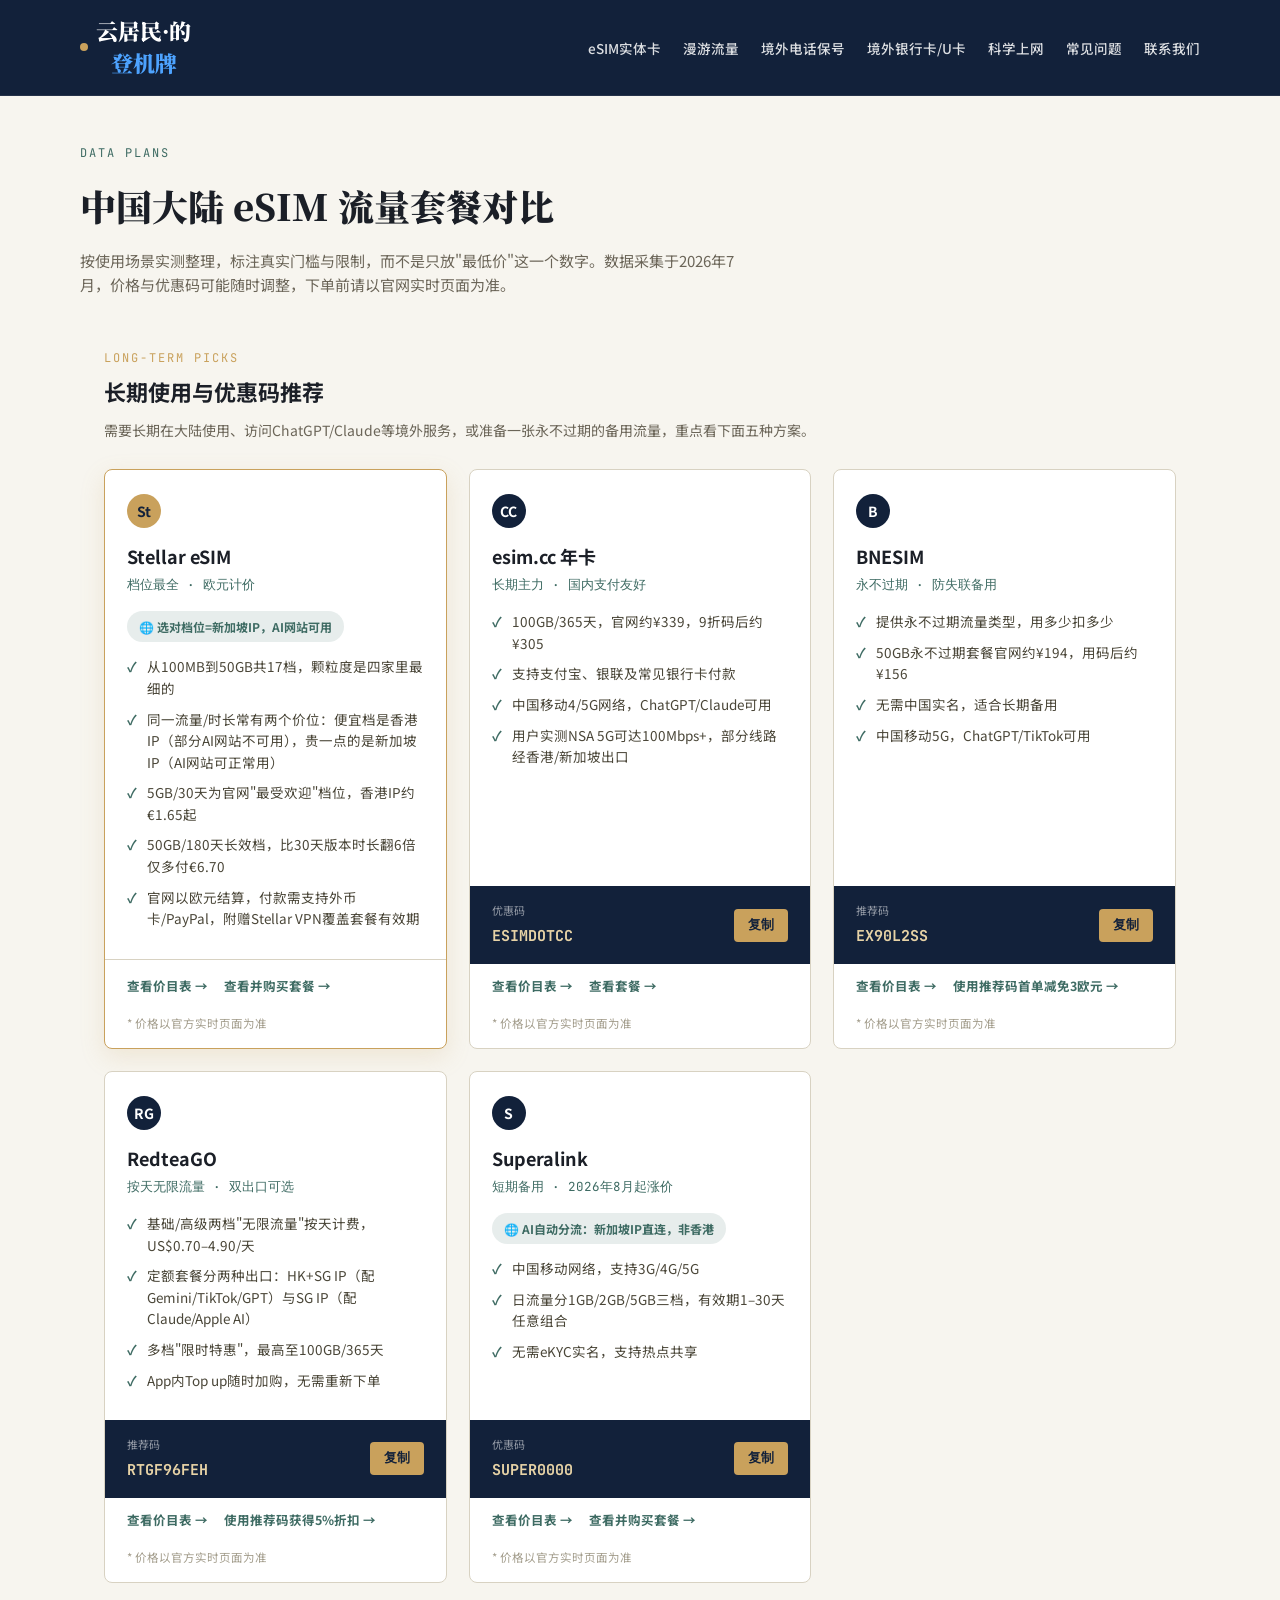
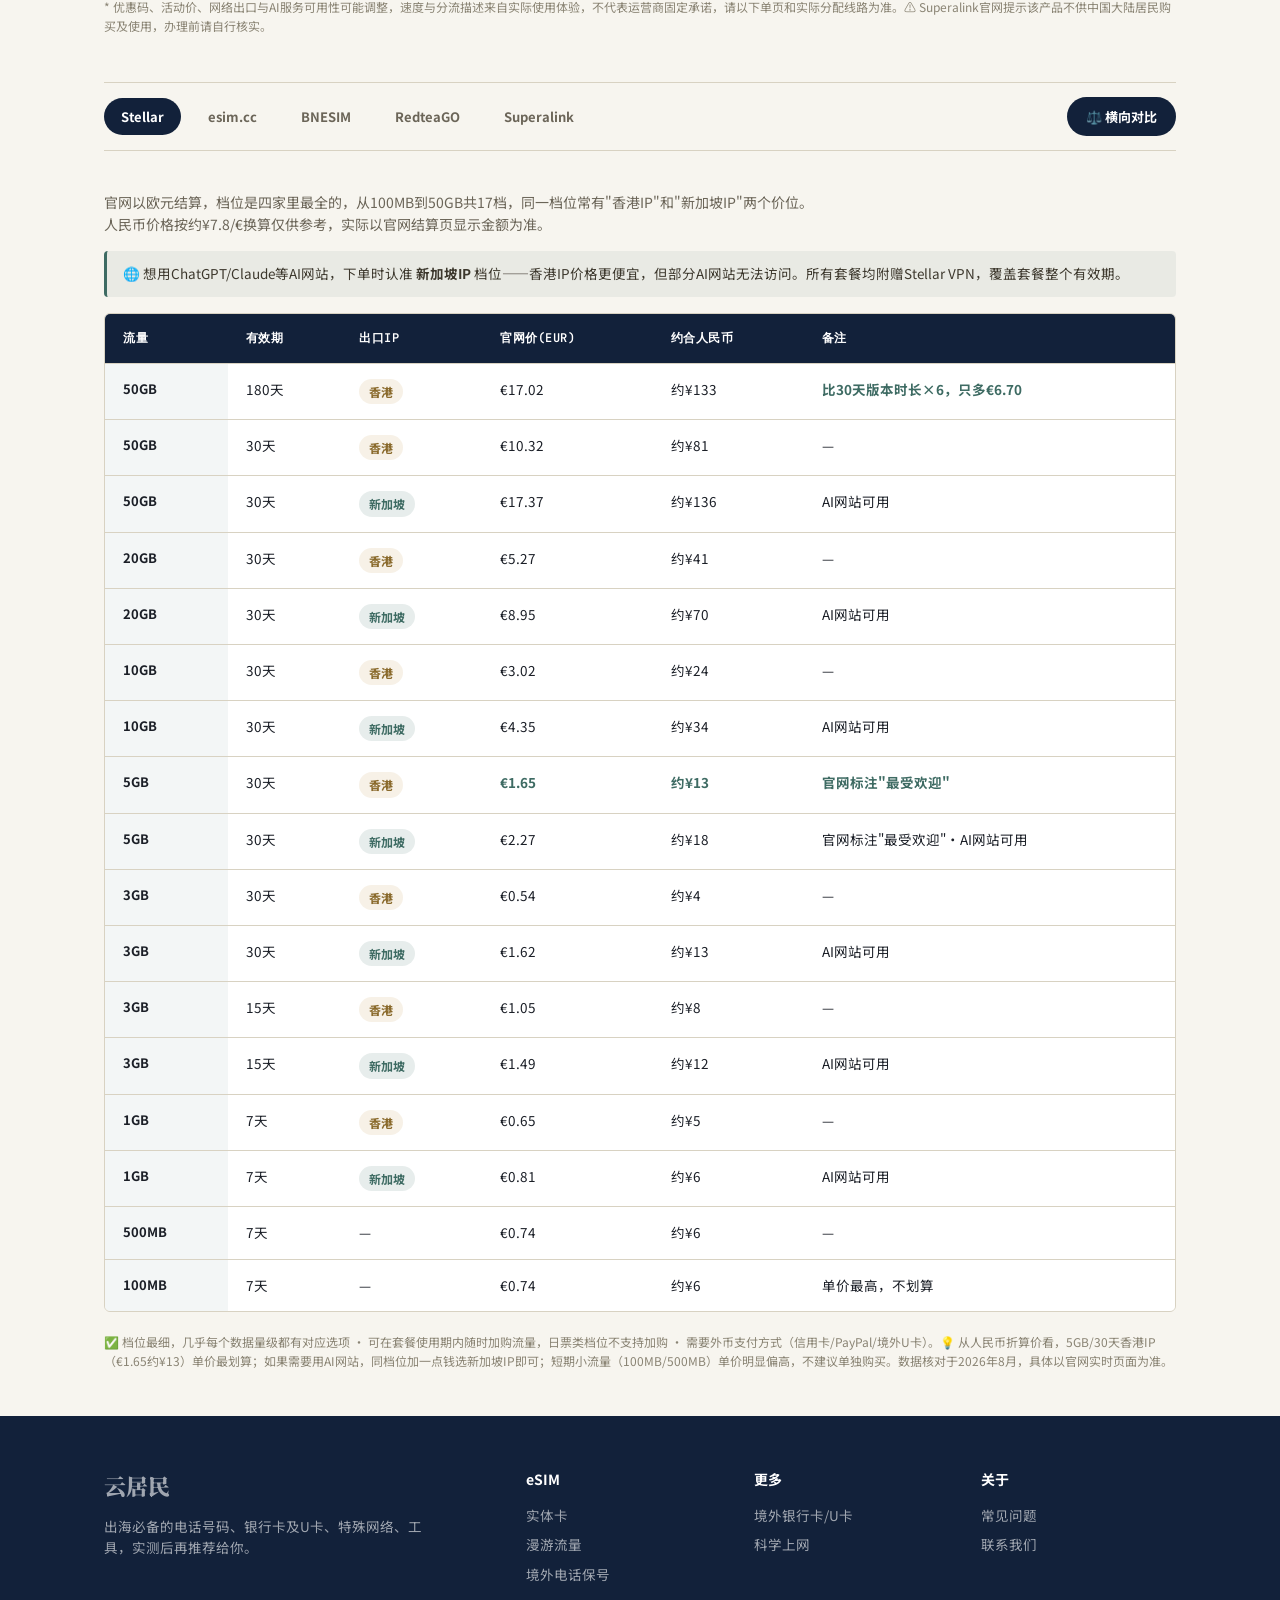
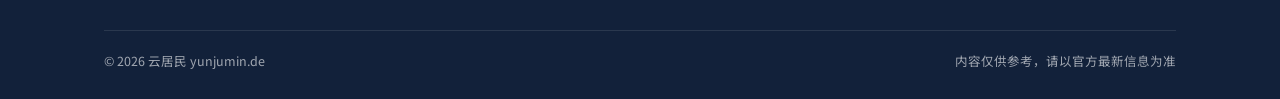
<file: esim.html>
<!DOCTYPE html>
<html lang="zh-CN">
<head>
<meta charset="UTF-8">
<meta name="viewport" content="width=device-width, initial-scale=1.0">
<title>eSIM流量套餐对比 · 云居民</title>
<link rel="preconnect" href="https://fonts.googleapis.com">
<link href="https://fonts.googleapis.com/css2?family=Noto+Serif+SC:wght@600;700;900&family=Noto+Sans+SC:wght@400;500;700&family=JetBrains+Mono:wght@400;600&display=swap" rel="stylesheet">
<link rel="stylesheet" href="style.css">
<script src="analytics.js"></script>
</head>
<body>

<header>
  <div class="wrap nav-inner">
    <a href="index.html" class="logo"><span class="dot"></span><span class="logo-text">云居民·的<br><span class="logo-highlight">登机牌</span></span></a>
    <nav>
      <button class="nav-toggle" id="navToggle" aria-label="打开菜单">☰</button>
      <ul id="navList">
        <li><a href="esim-card.html">eSIM实体卡</a></li>
        <li><a href="esim.html">漫游流量</a></li>
        <li><a href="keepnumber.html">境外电话保号</a></li>
        <li><a href="fxcard.html">境外银行卡/U卡</a></li>
        <li><a href="network.html">科学上网</a></li>
        <li><a href="index.html#faq">常见问题</a></li>
        <li><a href="contact.html">联系我们</a></li>
      </ul>
    </nav>
  </div>
</header>
<script>document.getElementById('navToggle').addEventListener('click',function(){document.getElementById('navList').classList.toggle('open');});</script>

<div class="wrap page-head">
  <div class="crumb">DATA PLANS</div>
  <h1>中国大陆 eSIM 流量套餐对比</h1>
  <p class="intro">按使用场景实测整理，标注真实门槛与限制，而不是只放"最低价"这一个数字。数据采集于2026年7月，价格与优惠码可能随时调整，下单前请以官网实时页面为准。</p>
</div>

<div class="wrap">
  <div class="pick-label">Long-term Picks</div>
  <div class="pick-title">长期使用与优惠码推荐</div>
  <p class="pick-note">需要长期在大陆使用、访问ChatGPT/Claude等境外服务，或准备一张永不过期的备用流量，重点看下面五种方案。</p>

  <div class="plan-grid">

    <div class="plan-card featured">
      <div class="plan-body">
        <div class="plan-badge">St</div>
        <div class="plan-name">Stellar eSIM</div>
        <div class="plan-sub mono">档位最全 · 欧元计价</div>
        <div class="feature-pill">🌐 选对档位=新加坡IP，AI网站可用</div>
        <ul class="plan-list">
          <li>从100MB到50GB共17档，颗粒度是四家里最细的</li>
          <li>同一流量/时长常有两个价位：便宜档是香港IP（部分AI网站不可用），贵一点的是新加坡IP（AI网站可正常用）</li>
          <li>5GB/30天为官网"最受欢迎"档位，香港IP约€1.65起</li>
          <li>50GB/180天长效档，比30天版本时长翻6倍仅多付€6.70</li>
          <li>官网以欧元结算，付款需支持外币卡/PayPal，附赠Stellar VPN覆盖套餐有效期</li>
        </ul>
      </div>
      <div class="plan-links" style="padding-top:16px;border-top:1px solid var(--line);margin-top:auto;">
        <a href="#tab-switcher" onclick="switchTabByLink('stellar')">查看价目表 →</a>
        <a href="https://stellarsecurity.com/stellar-esim/china-esim?aff_session=u2ASY2rFP07hvct78w1THQ9FxkAhdeGPnll2lgvu&code=ESIMCN&src=x.com&campaign=Jaylen&product=DIGITAL%20Product" target="_blank" rel="noopener">查看并购买套餐 →</a>
      </div>
      <p class="price-note">* 价格以官方实时页面为准</p>
    </div>

    <div class="plan-card">
      <div class="plan-body">
        <div class="plan-badge">CC</div>
        <div class="plan-name">esim.cc 年卡</div>
        <div class="plan-sub mono">长期主力 · 国内支付友好</div>
        <ul class="plan-list">
          <li>100GB/365天，官网约¥339，9折码后约¥305</li>
          <li>支持支付宝、银联及常见银行卡付款</li>
          <li>中国移动4/5G网络，ChatGPT/Claude可用</li>
          <li>用户实测NSA 5G可达100Mbps+，部分线路经香港/新加坡出口</li>
        </ul>
      </div>
      <div class="plan-coupon">
        <div><div class="label">优惠码</div><div class="code mono" id="c-cc">ESIMDOTCC</div></div>
        <button class="copy-btn" onclick="copyCode('c-cc',this)">复制</button>
      </div>
      <div class="plan-links">
        <a href="#tab-switcher" onclick="switchTabByLink('esimcc')">查看价目表 →</a>
        <a href="https://www.esim.cc/?affiliate=ESIMDOTCC" target="_blank" rel="noopener">查看套餐 →</a>
      </div>
      <p class="price-note">* 价格以官方实时页面为准</p>
    </div>

    <div class="plan-card">
      <div class="plan-body">
        <div class="plan-badge">B</div>
        <div class="plan-name">BNESIM</div>
        <div class="plan-sub mono">永不过期 · 防失联备用</div>
        <ul class="plan-list">
          <li>提供永不过期流量类型，用多少扣多少</li>
          <li>50GB永不过期套餐官网约¥194，用码后约¥156</li>
          <li>无需中国实名，适合长期备用</li>
          <li>中国移动5G，ChatGPT/TikTok可用</li>
        </ul>
      </div>
      <div class="plan-coupon">
        <div><div class="label">推荐码</div><div class="code mono" id="c-bn">EX90L2SS</div></div>
        <button class="copy-btn" onclick="copyCode('c-bn',this)">复制</button>
      </div>
      <div class="plan-links">
        <a href="#tab-switcher" onclick="switchTabByLink('bnesim')">查看价目表 →</a>
        <a href="https://apps.bnesim.com/?esim_app=1" target="_blank" rel="noopener">使用推荐码首单减免3欧元 →</a>
      </div>
      <p class="price-note">* 价格以官方实时页面为准</p>
    </div>

    <div class="plan-card">
      <div class="plan-body">
        <div class="plan-badge">RG</div>
        <div class="plan-name">RedteaGO</div>
        <div class="plan-sub mono">按天无限流量 · 双出口可选</div>
        <ul class="plan-list">
          <li>基础/高级两档"无限流量"按天计费，US$0.70–4.90/天</li>
          <li>定额套餐分两种出口：HK+SG IP（配Gemini/TikTok/GPT）与SG IP（配Claude/Apple AI）</li>
          <li>多档"限时特惠"，最高至100GB/365天</li>
          <li>App内Top up随时加购，无需重新下单</li>
        </ul>
      </div>
      <div class="plan-coupon">
        <div><div class="label">推荐码</div><div class="code mono" id="c-bb">RTGF96FEH</div></div>
        <button class="copy-btn" onclick="copyCode('c-bb',this)">复制</button>
      </div>
      <div class="plan-links">
        <a href="#tab-switcher" onclick="switchTabByLink('redteago')">查看价目表 →</a>
        <a href="https://esim.redteago.com?c=qi53qfvn" target="_blank" rel="noopener">使用推荐码获得5%折扣 →</a>
      </div>
      <p class="price-note">* 价格以官方实时页面为准</p>
    </div>

    <div class="plan-card">
      <div class="plan-body">
        <div class="plan-badge">S</div>
        <div class="plan-name">Superalink</div>
        <div class="plan-sub mono">短期备用 · 2026年8月起涨价</div>
        <div class="feature-pill">🌐 AI自动分流：新加坡IP直连，非香港</div>
        <ul class="plan-list">
          <li>中国移动网络，支持3G/4G/5G</li>
          <li>日流量分1GB/2GB/5GB三档，有效期1–30天任意组合</li>
          <li>无需eKYC实名，支持热点共享</li>
        </ul>
      </div>
      <div class="plan-coupon">
        <div><div class="label">优惠码</div><div class="code mono" id="c-sa">SUPER0000</div></div>
        <button class="copy-btn" onclick="copyCode('c-sa',this)">复制</button>
      </div>
      <div class="plan-links">
        <a href="#tab-switcher" onclick="switchTabByLink('superalink')">查看价目表 →</a>
        <a href="https://www.superalink.com/en/destination/aff/SUPER0000" target="_blank" rel="noopener">查看并购买套餐 →</a>
      </div>
      <p class="price-note">* 价格以官方实时页面为准</p>
    </div>

  </div>

  <p class="disclaimer">* 优惠码、活动价、网络出口与AI服务可用性可能调整，速度与分流描述来自实际使用体验，不代表运营商固定承诺，请以下单页和实际分配线路为准。⚠️ Superalink官网提示该产品不供中国大陆居民购买及使用，办理前请自行核实。</p>

  <div class="brand-tabs" id="tab-switcher">
    <button class="brand-tab active" data-tab="stellar" onclick="switchTab('stellar',this)">Stellar</button>
    <button class="brand-tab" data-tab="esimcc" onclick="switchTab('esimcc',this)">esim.cc</button>
    <button class="brand-tab" data-tab="bnesim" onclick="switchTab('bnesim',this)">BNESIM</button>
    <button class="brand-tab" data-tab="redteago" onclick="switchTab('redteago',this)">RedteaGO</button>
    <button class="brand-tab" data-tab="superalink" onclick="switchTab('superalink',this)">Superalink</button>
    <button class="brand-tab jump" data-tab="summary" onclick="switchTab('summary',this)">⚖️ 横向对比</button>
  </div>

  <!-- ============================================================
       Stellar eSIM 详细价目表（默认显示）—— 17档
       ============================================================ -->
  <div class="tab-panel" id="panel-stellar">
    <p class="pick-note" style="margin-bottom:16px;">官网以欧元结算，档位是四家里最全的，从100MB到50GB共17档，同一档位常有"香港IP"和"新加坡IP"两个价位。人民币价格按约¥7.8/€换算仅供参考，实际以官网结算页显示金额为准。</p>
    <p class="ip-note">🌐 想用ChatGPT/Claude等AI网站，下单时认准 <b>新加坡IP</b> 档位——香港IP价格更便宜，但部分AI网站无法访问。所有套餐均附赠Stellar VPN，覆盖套餐整个有效期。</p>
    <div class="compare-wrap">
      <table class="compare">
        <thead><tr><th>流量</th><th>有效期</th><th>出口IP</th><th>官网价(EUR)</th><th>约合人民币</th><th>备注</th></tr></thead>
        <tbody>
          <tr><th>50GB</th><td>180天</td><td><span class="pill pill-mid">香港</span></td><td>€17.02</td><td>约¥133</td><td class="cell-good">比30天版本时长×6，只多€6.70</td></tr>
          <tr><th>50GB</th><td>30天</td><td><span class="pill pill-mid">香港</span></td><td>€10.32</td><td>约¥81</td><td>—</td></tr>
          <tr><th>50GB</th><td>30天</td><td><span class="pill pill-good">新加坡</span></td><td>€17.37</td><td>约¥136</td><td>AI网站可用</td></tr>
          <tr><th>20GB</th><td>30天</td><td><span class="pill pill-mid">香港</span></td><td>€5.27</td><td>约¥41</td><td>—</td></tr>
          <tr><th>20GB</th><td>30天</td><td><span class="pill pill-good">新加坡</span></td><td>€8.95</td><td>约¥70</td><td>AI网站可用</td></tr>
          <tr><th>10GB</th><td>30天</td><td><span class="pill pill-mid">香港</span></td><td>€3.02</td><td>约¥24</td><td>—</td></tr>
          <tr><th>10GB</th><td>30天</td><td><span class="pill pill-good">新加坡</span></td><td>€4.35</td><td>约¥34</td><td>AI网站可用</td></tr>
          <tr><th>5GB</th><td>30天</td><td><span class="pill pill-mid">香港</span></td><td class="cell-good">€1.65</td><td class="cell-good">约¥13</td><td class="cell-good">官网标注"最受欢迎"</td></tr>
          <tr><th>5GB</th><td>30天</td><td><span class="pill pill-good">新加坡</span></td><td>€2.27</td><td>约¥18</td><td>官网标注"最受欢迎"·AI网站可用</td></tr>
          <tr><th>3GB</th><td>30天</td><td><span class="pill pill-mid">香港</span></td><td>€0.54</td><td>约¥4</td><td>—</td></tr>
          <tr><th>3GB</th><td>30天</td><td><span class="pill pill-good">新加坡</span></td><td>€1.62</td><td>约¥13</td><td>AI网站可用</td></tr>
          <tr><th>3GB</th><td>15天</td><td><span class="pill pill-mid">香港</span></td><td>€1.05</td><td>约¥8</td><td>—</td></tr>
          <tr><th>3GB</th><td>15天</td><td><span class="pill pill-good">新加坡</span></td><td>€1.49</td><td>约¥12</td><td>AI网站可用</td></tr>
          <tr><th>1GB</th><td>7天</td><td><span class="pill pill-mid">香港</span></td><td>€0.65</td><td>约¥5</td><td>—</td></tr>
          <tr><th>1GB</th><td>7天</td><td><span class="pill pill-good">新加坡</span></td><td>€0.81</td><td>约¥6</td><td>AI网站可用</td></tr>
          <tr><th>500MB</th><td>7天</td><td>—</td><td>€0.74</td><td>约¥6</td><td>—</td></tr>
          <tr><th>100MB</th><td>7天</td><td>—</td><td>€0.74</td><td>约¥6</td><td>单价最高，不划算</td></tr>
        </tbody>
      </table>
    </div>
    <p class="disclaimer">✅ 档位最细，几乎每个数据量级都有对应选项 · 可在套餐使用期内随时加购流量，日票类档位不支持加购 · 需要外币支付方式（信用卡/PayPal/境外U卡）。💡 从人民币折算价看，5GB/30天香港IP（€1.65约¥13）单价最划算；如果需要用AI网站，同档位加一点钱选新加坡IP即可；短期小流量（100MB/500MB）单价明显偏高，不建议单独购买。数据核对于2026年8月，具体以官网实时页面为准。</p>
  </div>

  <!-- ============================================================
       esim.cc 详细价目表
       ============================================================ -->
  <div class="tab-panel" id="panel-esimcc" style="display:none;">
    <p class="pick-note" style="margin-bottom:16px;">日票适合短期出行按天计费，定额套餐适合长期使用，9折码 <b class="mono">ESIMDOTCC</b> 可叠加。</p>
    <div class="compare-wrap">
      <table class="compare">
        <thead><tr><th>套餐</th><th>流量</th><th>有效期</th><th>官网价</th><th>9折后</th></tr></thead>
        <tbody>
          <tr><th>日票 · 1天</th><td>每天2GB高速，超量后128kbps不限量</td><td>1天</td><td>约¥20</td><td>约¥18</td></tr>
          <tr><th>日票 · 3天</th><td>同上</td><td>3天</td><td>约¥41</td><td>约¥37</td></tr>
          <tr><th>日票 · 5天</th><td>同上</td><td>5天</td><td>约¥68</td><td>约¥61</td></tr>
          <tr><th>日票 · 7天</th><td>同上</td><td>7天</td><td>约¥95</td><td>约¥86</td></tr>
          <tr><th>日票 · 15天</th><td>同上</td><td>15天</td><td>约¥190</td><td>约¥171</td></tr>
          <tr><th>日票 · 30天</th><td>同上</td><td>30天</td><td>约¥340</td><td>约¥306</td></tr>
          <tr><th>定额 · 1GB</th><td>1GB</td><td>30天</td><td>约¥11</td><td>约¥10</td></tr>
          <tr><th>定额 · 5GB</th><td>5GB</td><td>30天</td><td>约¥33</td><td>约¥30</td></tr>
          <tr><th>定额 · 10GB</th><td>10GB</td><td>30天</td><td>约¥39</td><td>约¥35</td></tr>
          <tr><th>定额 · 30GB</th><td>30GB</td><td>90天</td><td>约¥119</td><td>约¥107</td></tr>
          <tr><th>定额 · 50GB</th><td>50GB</td><td>180天</td><td>约¥176</td><td>约¥158</td></tr>
          <tr><th>定额 · 100GB</th><td class="cell-good">100GB</td><td>365天</td><td>约¥339</td><td class="cell-good">约¥305</td></tr>
        </tbody>
      </table>
    </div>
    <p class="disclaimer">✅ 中国移动4/5G · 日票每天2GB高速后降至128kbps · 定额套餐覆盖30–365天 · 支持热点 · 购买后90天内需激活。</p>
  </div>

  <!-- ============================================================
       BNESIM 详细价目表（默认隐藏）
       ============================================================ -->
  <div class="tab-panel" id="panel-bnesim" style="display:none;">
    <p class="pick-note" style="margin-bottom:16px;">同一页面可选30天限期套餐或永不过期套餐，官网以欧元计价，首单3欧元减免码 <b class="mono">EX90L2SS</b> ，实际以结算页为准。</p>
    <div class="compare-wrap">
      <table class="compare">
        <thead><tr><th>套餐</th><th>流量</th><th>有效期</th><th>官网价</th><th>8折后</th></tr></thead>
        <tbody>
          <tr><th>限期 · 1GB</th><td>1GB</td><td>30天</td><td>约¥19 (€2.49)</td><td>约¥16</td></tr>
          <tr><th>限期 · 5GB</th><td>5GB</td><td>30天</td><td>约¥35 (€4.49)</td><td>约¥28</td></tr>
          <tr><th>限期 · 20GB</th><td>20GB</td><td>30天</td><td>约¥78 (€9.99)</td><td>约¥62</td></tr>
          <tr><th>限期 · 50GB</th><td>50GB</td><td>30天</td><td>约¥156 (€19.99)</td><td>约¥124</td></tr>
          <tr><th>永不过期 · 1GB</th><td>1GB</td><td>永不过期</td><td>约¥23 (€2.99)</td><td>约¥19</td></tr>
          <tr><th>永不过期 · 10GB</th><td>10GB</td><td>永不过期</td><td>约¥58 (€7.49)</td><td>约¥47</td></tr>
          <tr><th>永不过期 · 50GB</th><td class="cell-good">50GB</td><td>永不过期</td><td>约¥194 (€24.99)</td><td class="cell-good">约¥156</td></tr>
          <tr><th>永不过期 · 100GB</th><td>100GB</td><td>永不过期</td><td>约¥389 (€49.99)</td><td>约¥311</td></tr>
        </tbody>
      </table>
    </div>
    <p class="disclaimer">✅ 无需中国大陆实名 · 定额按总量扣除，用完为止 · 外币按当期汇率折算，仅供参考，请以下单页实时结算价为准。</p>
  </div>

  <!-- ============================================================
       RedteaGO 详细价目表（默认隐藏）—— 14档
       ============================================================ -->
  <div class="tab-panel" id="panel-redteago" style="display:none;">
    <p class="pick-note" style="margin-bottom:16px;">同一流量档位有两种出口可选：<b>HK+SG IP</b>（价格更低，支持Gemini/TikTok/GPT）与 <b>SG IP</b>（价格略高，支持Claude/Apple AI），按你需要访问的服务选对应档位。App内按天无限流量另有两档。优惠码：暂无。</p>
    <div class="compare-wrap">
      <table class="compare">
        <thead><tr><th>套餐</th><th>出口/可用服务</th><th>官网价</th><th>原价</th></tr></thead>
        <tbody>
          <tr><th>基础 · 无限流量</th><td>按天计费，适合轻度用户</td><td>US$0.70/天</td><td>—</td></tr>
          <tr><th>高级 · 无限流量</th><td>按天计费，适合重度用户</td><td>US$4.90/天</td><td>—</td></tr>
          <tr><th>500MB · 7天</th><td>HK+SG IP / Gemini / TikTok / GPT</td><td>US$0.95</td><td>US$1.17</td></tr>
          <tr><th>1GB · 30天</th><td>HK+SG IP / Gemini / TikTok / GPT</td><td>US$1.80</td><td>US$2.20</td></tr>
          <tr><th>3GB · 30天</th><td>HK+SG IP / Gemini / TikTok / GPT</td><td>US$4.05</td><td>US$6.00</td></tr>
          <tr><th>5GB · 30天</th><td>HK+SG IP / Gemini / TikTok / GPT</td><td>US$5.31</td><td>US$9.00</td></tr>
          <tr><th>10GB · 60天</th><td>HK+SG IP / Gemini / TikTok / GPT</td><td>US$5.85</td><td>US$14.00</td></tr>
          <tr><th>10GB · 60天</th><td class="cell-good">SG IP / Claude / Apple AI</td><td>US$8.00</td><td>US$16.90</td></tr>
          <tr><th>20GB · 90天</th><td>HK+SG IP / Gemini / TikTok / GPT</td><td>US$11.16</td><td>US$12.40</td></tr>
          <tr><th>20GB · 90天</th><td class="cell-good">SG IP / Claude / Apple AI</td><td>US$15.00</td><td>US$16.00</td></tr>
          <tr><th>50GB · 365天</th><td>HK+SG IP / Gemini / TikTok / GPT</td><td class="cell-good">US$26.19</td><td>US$58.00</td></tr>
          <tr><th>50GB · 365天</th><td class="cell-good">SG IP / Claude / Apple AI</td><td>US$29.90</td><td>US$39.90</td></tr>
          <tr><th>100GB · 365天</th><td>HK+SG IP / Gemini / TikTok / GPT</td><td>US$49.90</td><td>US$59.90</td></tr>
          <tr><th>100GB · 365天</th><td class="cell-good">SG IP / Claude / Apple AI</td><td>US$59.00</td><td>US$69.00</td></tr>
        </tbody>
      </table>
    </div>
    <p class="disclaimer">✅ 有效期自首次连接开始计时，部分套餐为安装即激活 · 定额套餐支持App内Top up加购，无需重新下单 · 需要SG IP出口访问Claude/Apple AI的，选对应"SG IP"档位而不是更便宜的"HK+SG IP"档位。* 价格以官方实时页面为准。</p>
  </div>

  <!-- ============================================================
       Superalink 详细价目表（默认隐藏）—— 2026年8月新价目，共18档
       ============================================================ -->
  <div class="tab-panel" id="panel-superalink" style="display:none;">
    <p class="pick-note" style="margin-bottom:16px;">按"日流量 × 有效期天数"自由组合，共18档，日流量分1GB/2GB/5GB三档，8折码 <b class="mono">SUPER0000</b> 可叠加。⚠️ 2026年8月起官网整体调价，同等流量/天数的价格比此前上涨约2–3倍，请酌情比较其他家再决定。</p>
    <div class="compare-wrap">
      <table class="compare">
        <thead><tr><th>套餐</th><th>总流量</th><th>有效期</th><th>官网价</th><th>8折后</th></tr></thead>
        <tbody>
          <tr><th>1GB/天 × 1天</th><td>共1GB</td><td>1天</td><td>¥15.00</td><td class="cell-good">¥12.00</td></tr>
          <tr><th>1GB/天 × 3天</th><td>共3GB</td><td>3天</td><td>¥30.00</td><td>¥24.00</td></tr>
          <tr><th>1GB/天 × 5天</th><td>共5GB</td><td>5天</td><td>¥48.00</td><td>¥38.40</td></tr>
          <tr><th>1GB/天 × 10天</th><td>共10GB</td><td>10天</td><td>¥90.00</td><td>¥72.00</td></tr>
          <tr><th>1GB/天 × 20天</th><td>共20GB</td><td>20天</td><td>¥171.00</td><td>¥136.80</td></tr>
          <tr><th>1GB/天 × 30天</th><td>共30GB</td><td>30天</td><td>¥243.00</td><td>¥194.40</td></tr>
          <tr><th>2GB/天 × 1天</th><td>共2GB</td><td>1天</td><td>¥18.00</td><td>¥14.40</td></tr>
          <tr><th>2GB/天 × 3天</th><td>共6GB</td><td>3天</td><td>¥48.00</td><td>¥38.40</td></tr>
          <tr><th>2GB/天 × 5天</th><td>共10GB</td><td>5天</td><td>¥81.00</td><td>¥64.80</td></tr>
          <tr><th>2GB/天 × 10天</th><td>共20GB</td><td>10天</td><td>¥156.00</td><td>¥124.80</td></tr>
          <tr><th>2GB/天 × 20天</th><td>共40GB</td><td>20天</td><td>¥294.00</td><td>¥235.20</td></tr>
          <tr><th>2GB/天 × 30天</th><td>共60GB</td><td>30天</td><td>¥417.00</td><td>¥333.60</td></tr>
          <tr><th>5GB/天 × 1天</th><td>共5GB</td><td>1天</td><td>¥27.00</td><td>¥21.60</td></tr>
          <tr><th>5GB/天 × 3天</th><td>共15GB</td><td>3天</td><td>¥78.00</td><td>¥62.40</td></tr>
          <tr><th>5GB/天 × 5天</th><td>共25GB</td><td>5天</td><td>¥129.00</td><td>¥103.20</td></tr>
          <tr><th>5GB/天 × 10天</th><td>共50GB</td><td>10天</td><td>¥249.00</td><td>¥199.20</td></tr>
          <tr><th>5GB/天 × 20天</th><td>共100GB</td><td>20天</td><td>¥471.00</td><td>¥376.80</td></tr>
          <tr><th>5GB/天 × 30天</th><td>共150GB</td><td>30天</td><td>¥666.00</td><td>¥532.80</td></tr>
        </tbody>
      </table>
    </div>
    <p class="disclaimer">✅ 中国移动(CMCC) 3/4/5G · 购买后180天内需激活 · 每日额度用完后降速 · 无需eKYC实名，支持热点共享 · 官网提示不支持大陆本地支付方式，但套餐在大陆仍可正常使用。⚠️ 同等150GB/30天套餐，涨价前约¥177.60，现在约¥532.80，涨幅明显，长期大流量建议优先比较esim.cc或Stellar。数据核对于2026年8月，具体以官网实时页面为准。</p>
  </div>

  <!-- ============================================================
       五家横向对比汇总表（默认隐藏）
       ============================================================ -->
  <div class="tab-panel" id="panel-summary" style="display:none;">
    <div class="compare-wrap">
      <table class="compare">
        <thead><tr><th>维度</th><th>Stellar</th><th>esim.cc</th><th>BNESIM</th><th>RedteaGO</th><th>Superalink</th></tr></thead>
        <tbody>
          <tr><th>最低门槛</th><td>3GB/30天(香港IP)，约¥4</td><td>1GB/30天，9折后约¥10</td><td>限期1GB/30天，8折后约¥16</td><td>500MB/7天，约¥7</td><td class="cell-good">1GB/天×1天，8折后¥12</td></tr>
          <tr><th>套餐结构</th><td>17档流量+期限组合，同档常分香港/新加坡IP两个价位</td><td>日票2GB/天 + 1–100GB定额</td><td>30天限期 + 永不过期两类</td><td>按天无限流量(2档) + 定额套餐(HK+SG IP / SG IP两种出口)</td><td>1/2/5GB三档日流量，1–30天任意组合，共18档</td></tr>
          <tr><th>短期大流量</th><td>20GB/30天(香港IP)，约¥41起</td><td>7天共14GB高速，9折后约¥86</td><td>50GB/30天，8折后约¥124</td><td>10GB/60天(HK+SG IP)，约¥42起</td><td>5GB/天×10天(50GB)，8折后¥199.20</td></tr>
          <tr><th>长期/防失联</th><td>50GB/180天最长档，约¥133起</td><td class="cell-good">100GB/365天，9折后约¥305</td><td class="cell-good">50GB永不过期，8折后约¥156</td><td class="cell-good">100GB/365天(HK+SG IP)，约¥359起</td><td>最长30天，不适合长期保底</td></tr>
          <tr><th>超量规则</th><td>定额按总量扣除，用完为止，不支持超量</td><td>日票每天2GB后降至128kbps</td><td>定额按总量扣除，另有不限量档</td><td>定额按总量扣除；另有按天无限流量档可选</td><td>每日额度用完后降速</td></tr>
          <tr><th>激活/有效期</th><td>有效期7天–180天不等，按下单档位固定</td><td>购买后90天内激活，最长365天</td><td>可选30天或永不过期</td><td>有效期自首次连接开始计时，部分套餐安装即激活</td><td>购买后180天内激活</td></tr>
          <tr><th>网络与热点</th><td>支持热点分享，套餐期内附赠Stellar VPN</td><td class="cell-good">中国移动4/5G，支持热点</td><td>官方页面未标明热点限制</td><td>官网未标明具体网络代际信息</td><td>CMCC 3/4/5G，支持热点共享</td></tr>
          <tr><th>购买限制</th><td class="cell-good">支持外币卡及paypal支付</td><td class="cell-good">官网未见大陆居民限制</td><td class="cell-good">官网未见大陆居民限制</td><td class="cell-good">不支持大陆支付方式</td><td>官网提示不支持大陆本地支付方式，套餐在大陆仍可用</td></tr>
        </tbody>
      </table>
    </div>
    <p class="disclaimer">💡按自己的使用需求选择。⚠️ Superalink 2026年8月起大幅涨价，长期大流量场景建议优先比较esim.cc或Stellar。数据核对于2026年8月，人民币按约¥7.8/€、¥7.2/$估算换算，仅供参考，具体以各官网实时页面为准。</p>
  </div>
</div>

<footer>
  <div class="wrap">
    <div class="footer-grid">
      <div><a href="index.html" class="logo" style="margin-bottom:12px;display:flex;">云居民</a><p style="font-size:13.5px;max-width:340px;">出海必备的电话号码、银行卡及U卡、特殊网络、工具，实测后再推荐给你。</p></div>
      <div><h4>eSIM</h4><ul><li><a href="esim-card.html">实体卡</a></li><li><a href="esim.html">漫游流量</a></li><li><a href="keepnumber.html">境外电话保号</a></li></ul></div>
      <div><h4>更多</h4><ul><li><a href="fxcard.html">境外银行卡/U卡</a></li><li><a href="network.html">科学上网</a></li></ul></div>
      <div><h4>关于</h4><ul><li><a href="index.html#faq">常见问题</a></li><li><a href="contact.html">联系我们</a></li></ul></div>
    </div>
    <div class="footer-bottom"><span>© 2026 云居民 yunjumin.de</span><span>内容仅供参考，请以官方最新信息为准</span></div>
  </div>
</footer>

<script>
function copyCode(id, btn){
  var text = document.getElementById(id).innerText;
  navigator.clipboard.writeText(text).then(function(){
    var original = btn.innerText; btn.innerText='已复制'; btn.classList.add('copied');
    setTimeout(function(){ btn.innerText=original; btn.classList.remove('copied'); },1500);
  });
}

/* 标签切换：显示对应品牌价目表，同时高亮当前标签按钮 */
function switchTab(tabName, btn){
  document.querySelectorAll('.tab-panel').forEach(function(panel){
    panel.style.display = 'none';
  });
  document.getElementById('panel-' + tabName).style.display = 'block';
  document.querySelectorAll('.brand-tab').forEach(function(t){
    t.classList.remove('active');
  });
  btn.classList.add('active');
}

/* 从推荐卡片点击"查看价目表"时：切换到对应标签 + 滚动到标签区域 */
function switchTabByLink(tabName){
  document.querySelectorAll('.tab-panel').forEach(function(panel){
    panel.style.display = 'none';
  });
  document.getElementById('panel-' + tabName).style.display = 'block';
  document.querySelectorAll('.brand-tab').forEach(function(t){
    t.classList.remove('active');
    if(t.getAttribute('data-tab') === tabName){ t.classList.add('active'); }
  });
}
</script>
</body>
</html>
</file>
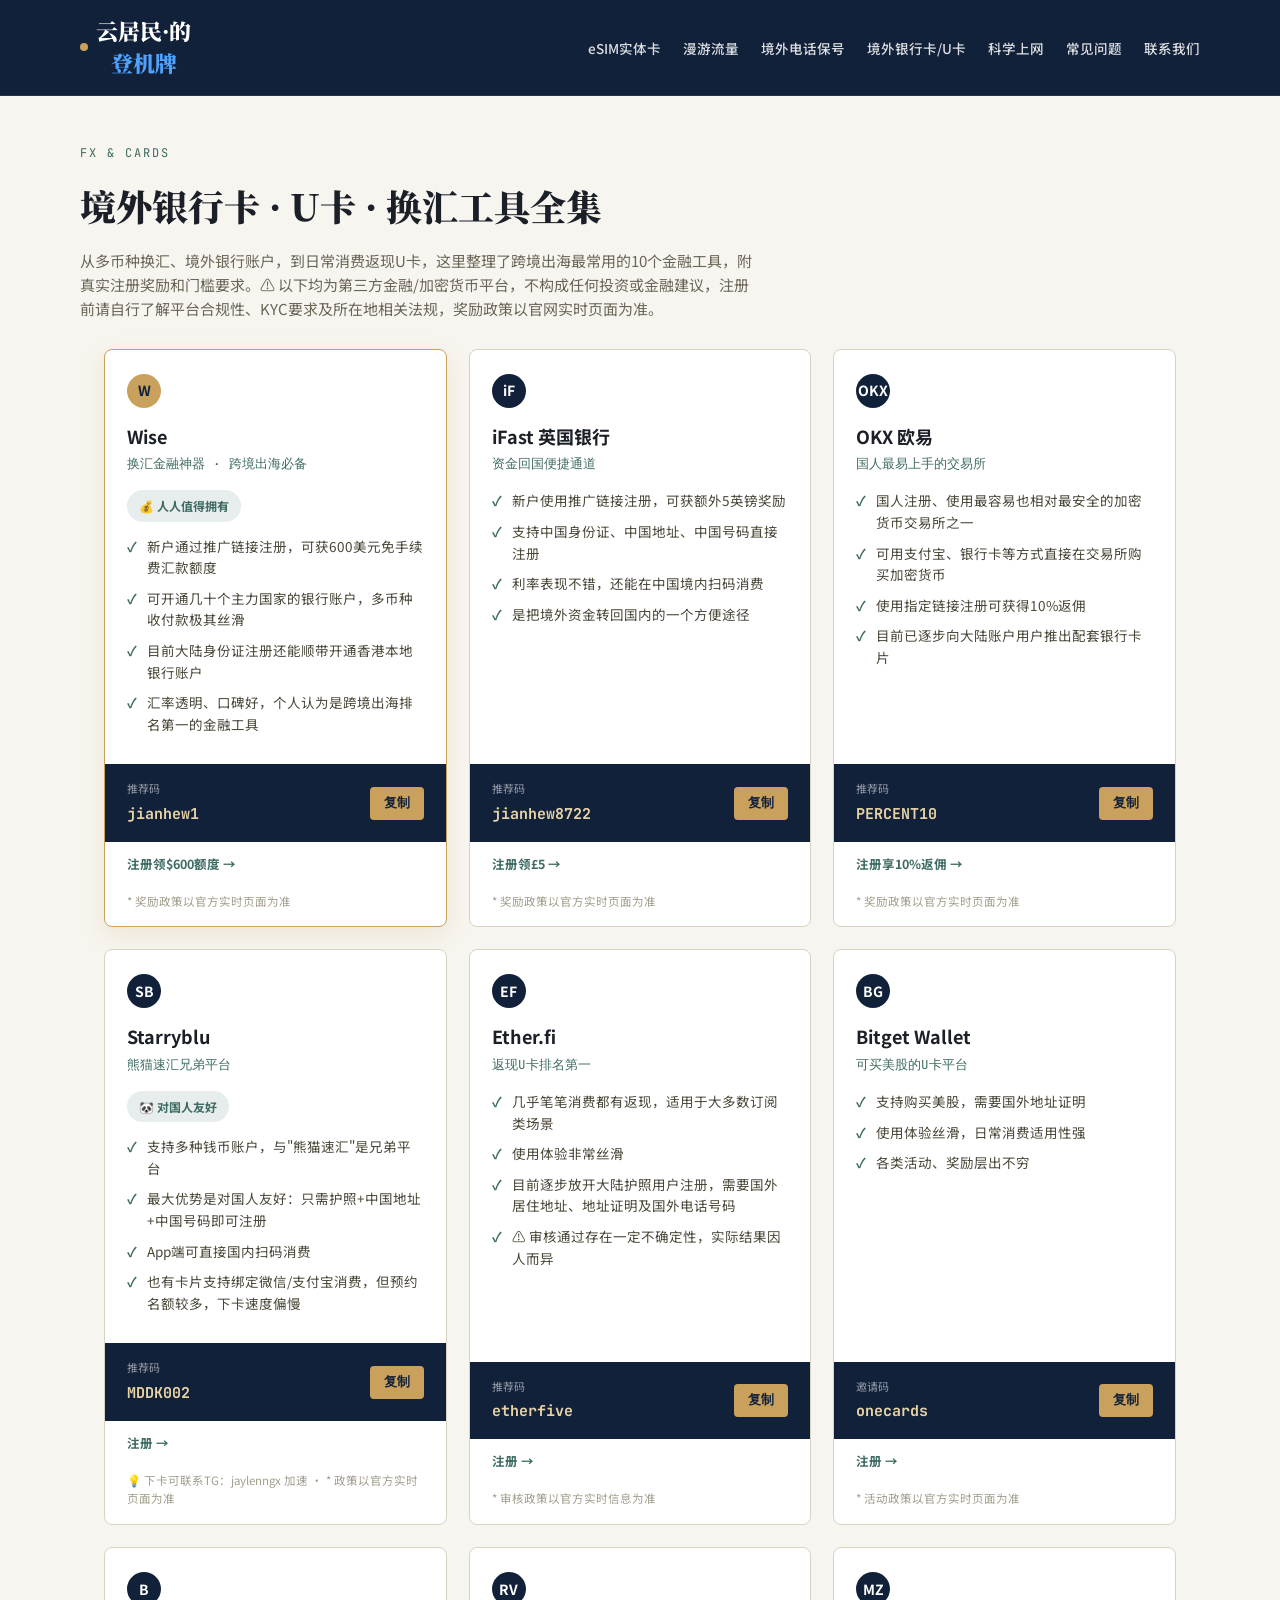
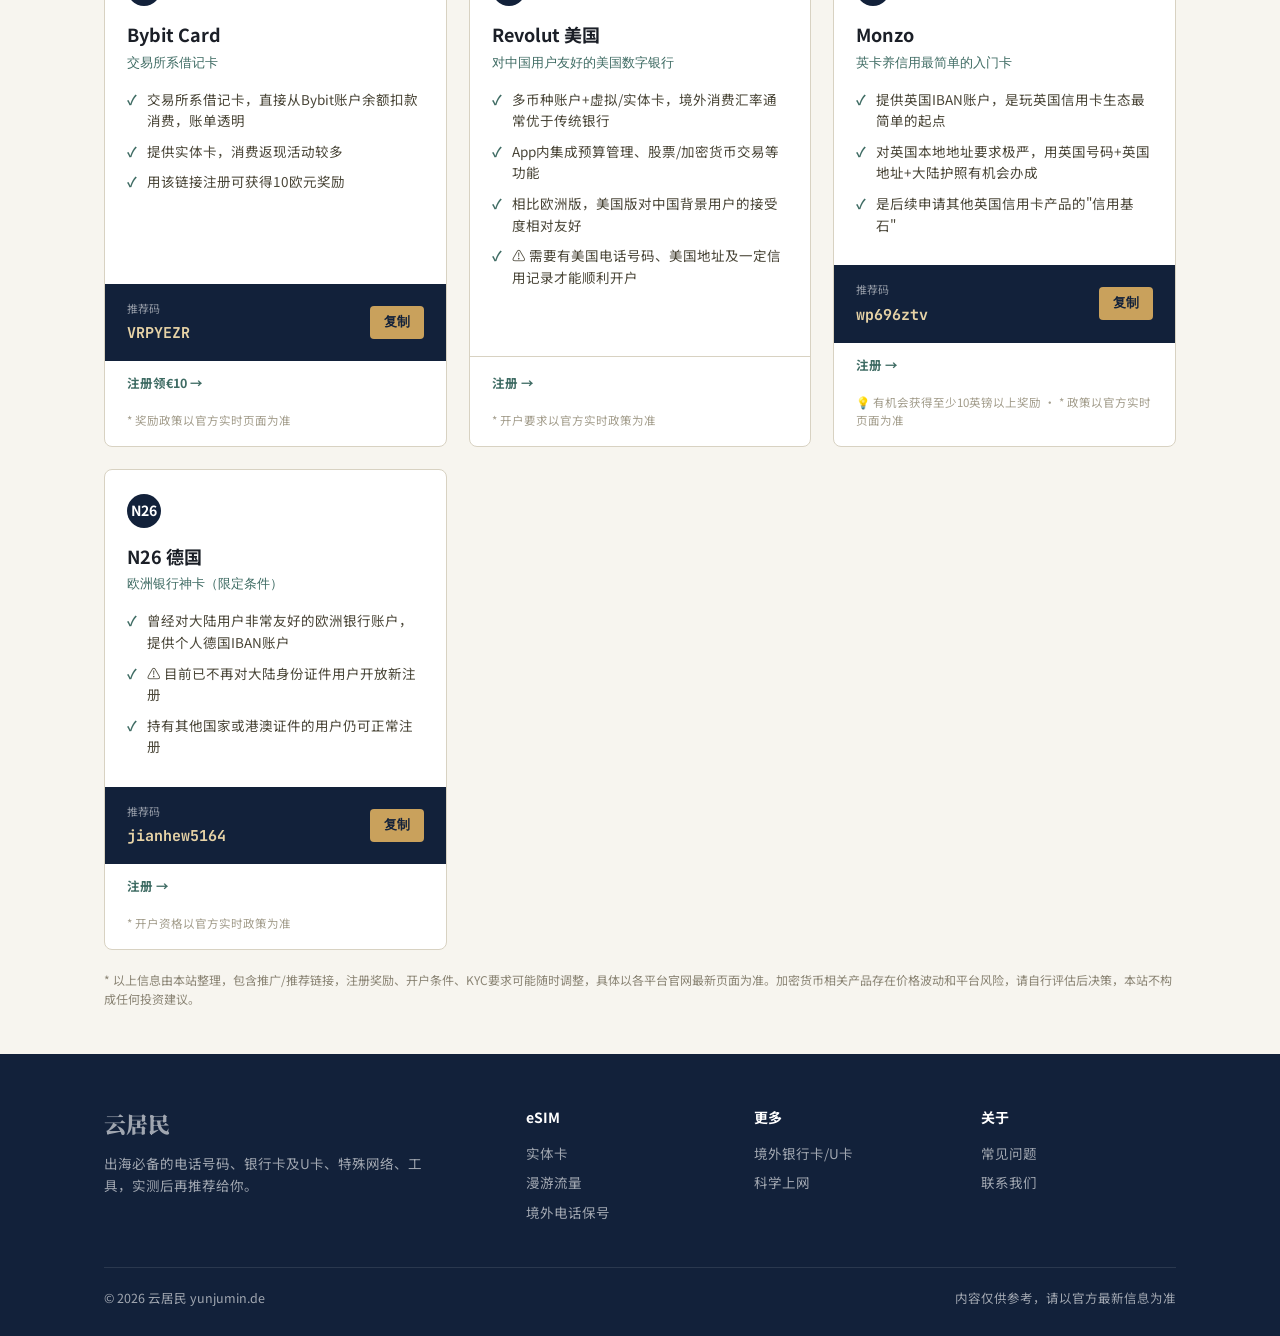
<file: fxcard.html>
<!DOCTYPE html>
<html lang="zh-CN">
<head>
<meta charset="UTF-8">
<meta name="viewport" content="width=device-width, initial-scale=1.0">
<title>境外银行卡 · U卡 · 换汇工具 · 云居民</title>
<link rel="preconnect" href="https://fonts.googleapis.com">
<link href="https://fonts.googleapis.com/css2?family=Noto+Serif+SC:wght@600;700;900&family=Noto+Sans+SC:wght@400;500;700&family=JetBrains+Mono:wght@400;600&display=swap" rel="stylesheet">
<link rel="stylesheet" href="style.css">
<script src="analytics.js"></script>
</head>
<body>

<header>
  <div class="wrap nav-inner">
    <a href="index.html" class="logo"><span class="dot"></span><span class="logo-text">云居民·的<br><span class="logo-highlight">登机牌</span></span></a>
    <nav>
      <button class="nav-toggle" id="navToggle" aria-label="打开菜单">☰</button>
      <ul id="navList">
        <li><a href="esim-card.html">eSIM实体卡</a></li>
        <li><a href="esim.html">漫游流量</a></li>
        <li><a href="keepnumber.html">境外电话保号</a></li>
        <li><a href="fxcard.html">境外银行卡/U卡</a></li>
        <li><a href="network.html">科学上网</a></li>
        <li><a href="index.html#faq">常见问题</a></li>
        <li><a href="contact.html">联系我们</a></li>
      </ul>
    </nav>
  </div>
</header>
<script>document.getElementById('navToggle').addEventListener('click',function(){document.getElementById('navList').classList.toggle('open');});</script>

<div class="wrap page-head">
  <div class="crumb">FX & CARDS</div>
  <h1>境外银行卡 · U卡 · 换汇工具全集</h1>
  <p class="intro">从多币种换汇、境外银行账户，到日常消费返现U卡，这里整理了跨境出海最常用的10个金融工具，附真实注册奖励和门槛要求。⚠️ 以下均为第三方金融/加密货币平台，不构成任何投资或金融建议，注册前请自行了解平台合规性、KYC要求及所在地相关法规，奖励政策以官网实时页面为准。</p>
</div>

<div class="wrap">
  <div class="plan-grid" style="margin-top:20px;">

    <div class="plan-card featured">
      <div class="plan-body">
        <div class="plan-badge">W</div>
        <div class="plan-name">Wise</div>
        <div class="plan-sub mono">换汇金融神器 · 跨境出海必备</div>
        <div class="feature-pill">💰 人人值得拥有</div>
        <ul class="plan-list">
          <li>新户通过推广链接注册，可获600美元免手续费汇款额度</li>
          <li>可开通几十个主力国家的银行账户，多币种收付款极其丝滑</li>
          <li>目前大陆身份证注册还能顺带开通香港本地银行账户</li>
          <li>汇率透明、口碑好，个人认为是跨境出海排名第一的金融工具</li>
        </ul>
      </div>
      <div class="plan-coupon">
        <div><div class="label">推荐码</div><div class="code mono" id="c-fx1">jianhew1</div></div>
        <button class="copy-btn" onclick="copyCode('c-fx1',this)">复制</button>
      </div>
      <div class="plan-links">
        <a href="https://wise.com/invite/ilpc/jianhew1" target="_blank" rel="noopener">注册领$600额度 →</a>
      </div>
      <p class="price-note">* 奖励政策以官方实时页面为准</p>
    </div>

    <div class="plan-card">
      <div class="plan-body">
        <div class="plan-badge">iF</div>
        <div class="plan-name">iFast 英国银行</div>
        <div class="plan-sub mono">资金回国便捷通道</div>
        <ul class="plan-list">
          <li>新户使用推广链接注册，可获额外5英镑奖励</li>
          <li>支持中国身份证、中国地址、中国号码直接注册</li>
          <li>利率表现不错，还能在中国境内扫码消费</li>
          <li>是把境外资金转回国内的一个方便途径</li>
        </ul>
      </div>
      <div class="plan-coupon">
        <div><div class="label">推荐码</div><div class="code mono" id="c-fx2">jianhew8722</div></div>
        <button class="copy-btn" onclick="copyCode('c-fx2',this)">复制</button>
      </div>
      <div class="plan-links">
        <a href="https://www.ifastgb.com/tellafriend/jianhew8722" target="_blank" rel="noopener">注册领£5 →</a>
      </div>
      <p class="price-note">* 奖励政策以官方实时页面为准</p>
    </div>

    <div class="plan-card">
      <div class="plan-body">
        <div class="plan-badge">OKX</div>
        <div class="plan-name">OKX 欧易</div>
        <div class="plan-sub mono">国人最易上手的交易所</div>
        <ul class="plan-list">
          <li>国人注册、使用最容易也相对最安全的加密货币交易所之一</li>
          <li>可用支付宝、银行卡等方式直接在交易所购买加密货币</li>
          <li>使用指定链接注册可获得10%返佣</li>
          <li>目前已逐步向大陆账户用户推出配套银行卡片</li>
        </ul>
      </div>
      <div class="plan-coupon">
        <div><div class="label">推荐码</div><div class="code mono" id="c-fx3">PERCENT10</div></div>
        <button class="copy-btn" onclick="copyCode('c-fx3',this)">复制</button>
      </div>
      <div class="plan-links">
        <a href="https://oyidl.net/ul/6CngT5?channelId=PERCENT10" target="_blank" rel="noopener">注册享10%返佣 →</a>
      </div>
      <p class="price-note">* 奖励政策以官方实时页面为准</p>
    </div>

    <div class="plan-card">
      <div class="plan-body">
        <div class="plan-badge">SB</div>
        <div class="plan-name">Starryblu</div>
        <div class="plan-sub mono">熊猫速汇兄弟平台</div>
        <div class="feature-pill">🐼 对国人友好</div>
        <ul class="plan-list">
          <li>支持多种钱币账户，与"熊猫速汇"是兄弟平台</li>
          <li>最大优势是对国人友好：只需护照+中国地址+中国号码即可注册</li>
          <li>App端可直接国内扫码消费</li>
          <li>也有卡片支持绑定微信/支付宝消费，但预约名额较多，下卡速度偏慢</li>
        </ul>
      </div>
      <div class="plan-coupon">
        <div><div class="label">推荐码</div><div class="code mono" id="c-fx4">MDDK002</div></div>
        <button class="copy-btn" onclick="copyCode('c-fx4',this)">复制</button>
      </div>
      <div class="plan-links">
        <a href="https://sg.starryblu.com/x/6Rxesn7r" target="_blank" rel="noopener">注册 →</a>
      </div>
      <p class="price-note">💡 下卡可联系TG：jaylenngx 加速 · * 政策以官方实时页面为准</p>
    </div>

    <div class="plan-card">
      <div class="plan-body">
        <div class="plan-badge">EF</div>
        <div class="plan-name">Ether.fi</div>
        <div class="plan-sub mono">返现U卡排名第一</div>
        <ul class="plan-list">
          <li>几乎笔笔消费都有返现，适用于大多数订阅类场景</li>
          <li>使用体验非常丝滑</li>
          <li>目前逐步放开大陆护照用户注册，需要国外居住地址、地址证明及国外电话号码</li>
          <li>⚠️ 审核通过存在一定不确定性，实际结果因人而异</li>
        </ul>
      </div>
      <div class="plan-coupon">
        <div><div class="label">推荐码</div><div class="code mono" id="c-fx5">etherfive</div></div>
        <button class="copy-btn" onclick="copyCode('c-fx5',this)">复制</button>
      </div>
      <div class="plan-links">
        <a href="https://ether.fi/@etherfive" target="_blank" rel="noopener">注册 →</a>
      </div>
      <p class="price-note">* 审核政策以官方实时信息为准</p>
    </div>

    <div class="plan-card">
      <div class="plan-body">
        <div class="plan-badge">BG</div>
        <div class="plan-name">Bitget Wallet</div>
        <div class="plan-sub mono">可买美股的U卡平台</div>
        <ul class="plan-list">
          <li>支持购买美股，需要国外地址证明</li>
          <li>使用体验丝滑，日常消费适用性强</li>
          <li>各类活动、奖励层出不穷</li>
        </ul>
      </div>
      <div class="plan-coupon">
        <div><div class="label">邀请码</div><div class="code mono" id="c-fx6">onecards</div></div>
        <button class="copy-btn" onclick="copyCode('c-fx6',this)">复制</button>
      </div>
      <div class="plan-links">
        <a href="https://web3.bgw.live/share/s3TCE?inviteCode=onecards" target="_blank" rel="noopener">注册 →</a>
      </div>
      <p class="price-note">* 活动政策以官方实时页面为准</p>
    </div>

    <div class="plan-card">
      <div class="plan-body">
        <div class="plan-badge">B</div>
        <div class="plan-name">Bybit Card</div>
        <div class="plan-sub mono">交易所系借记卡</div>
        <ul class="plan-list">
          <li>交易所系借记卡，直接从Bybit账户余额扣款消费，账单透明</li>
          <li>提供实体卡，消费返现活动较多</li>
          <li>用该链接注册可获得10欧元奖励</li>
        </ul>
      </div>
      <div class="plan-coupon">
        <div><div class="label">推荐码</div><div class="code mono" id="c-fx7">VRPYEZR</div></div>
        <button class="copy-btn" onclick="copyCode('c-fx7',this)">复制</button>
      </div>
      <div class="plan-links">
        <a href="https://www.bybit.eu/cards/?ref=VRPYEZR&source=applet_invite" target="_blank" rel="noopener">注册领€10 →</a>
      </div>
      <p class="price-note">* 奖励政策以官方实时页面为准</p>
    </div>

    <div class="plan-card">
      <div class="plan-body">
        <div class="plan-badge">RV</div>
        <div class="plan-name">Revolut 美国</div>
        <div class="plan-sub mono">对中国用户友好的美国数字银行</div>
        <ul class="plan-list">
          <li>多币种账户+虚拟/实体卡，境外消费汇率通常优于传统银行</li>
          <li>App内集成预算管理、股票/加密货币交易等功能</li>
          <li>相比欧洲版，美国版对中国背景用户的接受度相对友好</li>
          <li>⚠️ 需要有美国电话号码、美国地址及一定信用记录才能顺利开户</li>
        </ul>
      </div>
      <div class="plan-links" style="padding-top:16px;border-top:1px solid var(--line);margin-top:auto;">
        <a href="https://revolut.com/referral/?referral-code=jianhew!AUG1-26-AR-US-H2-REFBLOCK&geo-redirect" target="_blank" rel="noopener">注册 →</a>
      </div>
      <p class="price-note">* 开户要求以官方实时政策为准</p>
    </div>

    <div class="plan-card">
      <div class="plan-body">
        <div class="plan-badge">MZ</div>
        <div class="plan-name">Monzo</div>
        <div class="plan-sub mono">英卡养信用最简单的入门卡</div>
        <ul class="plan-list">
          <li>提供英国IBAN账户，是玩英国信用卡生态最简单的起点</li>
          <li>对英国本地地址要求极严，用英国号码+英国地址+大陆护照有机会办成</li>
          <li>是后续申请其他英国信用卡产品的"信用基石"</li>
        </ul>
      </div>
      <div class="plan-coupon">
        <div><div class="label">推荐码</div><div class="code mono" id="c-fx8">wp696ztv</div></div>
        <button class="copy-btn" onclick="copyCode('c-fx8',this)">复制</button>
      </div>
      <div class="plan-links">
        <a href="https://join.monzo.com/c/wp696ztv" target="_blank" rel="noopener">注册 →</a>
      </div>
      <p class="price-note">💡 有机会获得至少10英镑以上奖励 · * 政策以官方实时页面为准</p>
    </div>

    <div class="plan-card">
      <div class="plan-body">
        <div class="plan-badge">N26</div>
        <div class="plan-name">N26 德国</div>
        <div class="plan-sub mono">欧洲银行神卡（限定条件）</div>
        <ul class="plan-list">
          <li>曾经对大陆用户非常友好的欧洲银行账户，提供个人德国IBAN账户</li>
          <li>⚠️ 目前已不再对大陆身份证件用户开放新注册</li>
          <li>持有其他国家或港澳证件的用户仍可正常注册</li>
        </ul>
      </div>
      <div class="plan-coupon">
        <div><div class="label">推荐码</div><div class="code mono" id="c-fx9">jianhew5164</div></div>
        <button class="copy-btn" onclick="copyCode('c-fx9',this)">复制</button>
      </div>
      <div class="plan-links">
        <a href="https://n26.com/r/jianhew5164?cid=F15&lang=en" target="_blank" rel="noopener">注册 →</a>
      </div>
      <p class="price-note">* 开户资格以官方实时政策为准</p>
    </div>

  </div>

  <p class="disclaimer" style="margin-top:20px;">* 以上信息由本站整理，包含推广/推荐链接，注册奖励、开户条件、KYC要求可能随时调整，具体以各平台官网最新页面为准。加密货币相关产品存在价格波动和平台风险，请自行评估后决策，本站不构成任何投资建议。</p>
</div>

<footer>
  <div class="wrap">
    <div class="footer-grid">
      <div><a href="index.html" class="logo" style="margin-bottom:12px;display:flex;">云居民</a><p style="font-size:13.5px;max-width:340px;">出海必备的电话号码、银行卡及U卡、特殊网络、工具，实测后再推荐给你。</p></div>
      <div><h4>eSIM</h4><ul><li><a href="esim-card.html">实体卡</a></li><li><a href="esim.html">漫游流量</a></li><li><a href="keepnumber.html">境外电话保号</a></li></ul></div>
      <div><h4>更多</h4><ul><li><a href="fxcard.html">境外银行卡/U卡</a></li><li><a href="network.html">科学上网</a></li></ul></div>
      <div><h4>关于</h4><ul><li><a href="index.html#faq">常见问题</a></li><li><a href="contact.html">联系我们</a></li></ul></div>
    </div>
    <div class="footer-bottom"><span>© 2026 云居民 yunjumin.de</span><span>内容仅供参考，请以官方最新信息为准</span></div>
  </div>
</footer>


<script>
function copyCode(id, btn){
  var text = document.getElementById(id).innerText;
  navigator.clipboard.writeText(text).then(function(){
    var original = btn.innerText; btn.innerText='已复制'; btn.classList.add('copied');
    setTimeout(function(){ btn.innerText=original; btn.classList.remove('copied'); },1500);
  });
}
</script>
</body>
</html>
</file>
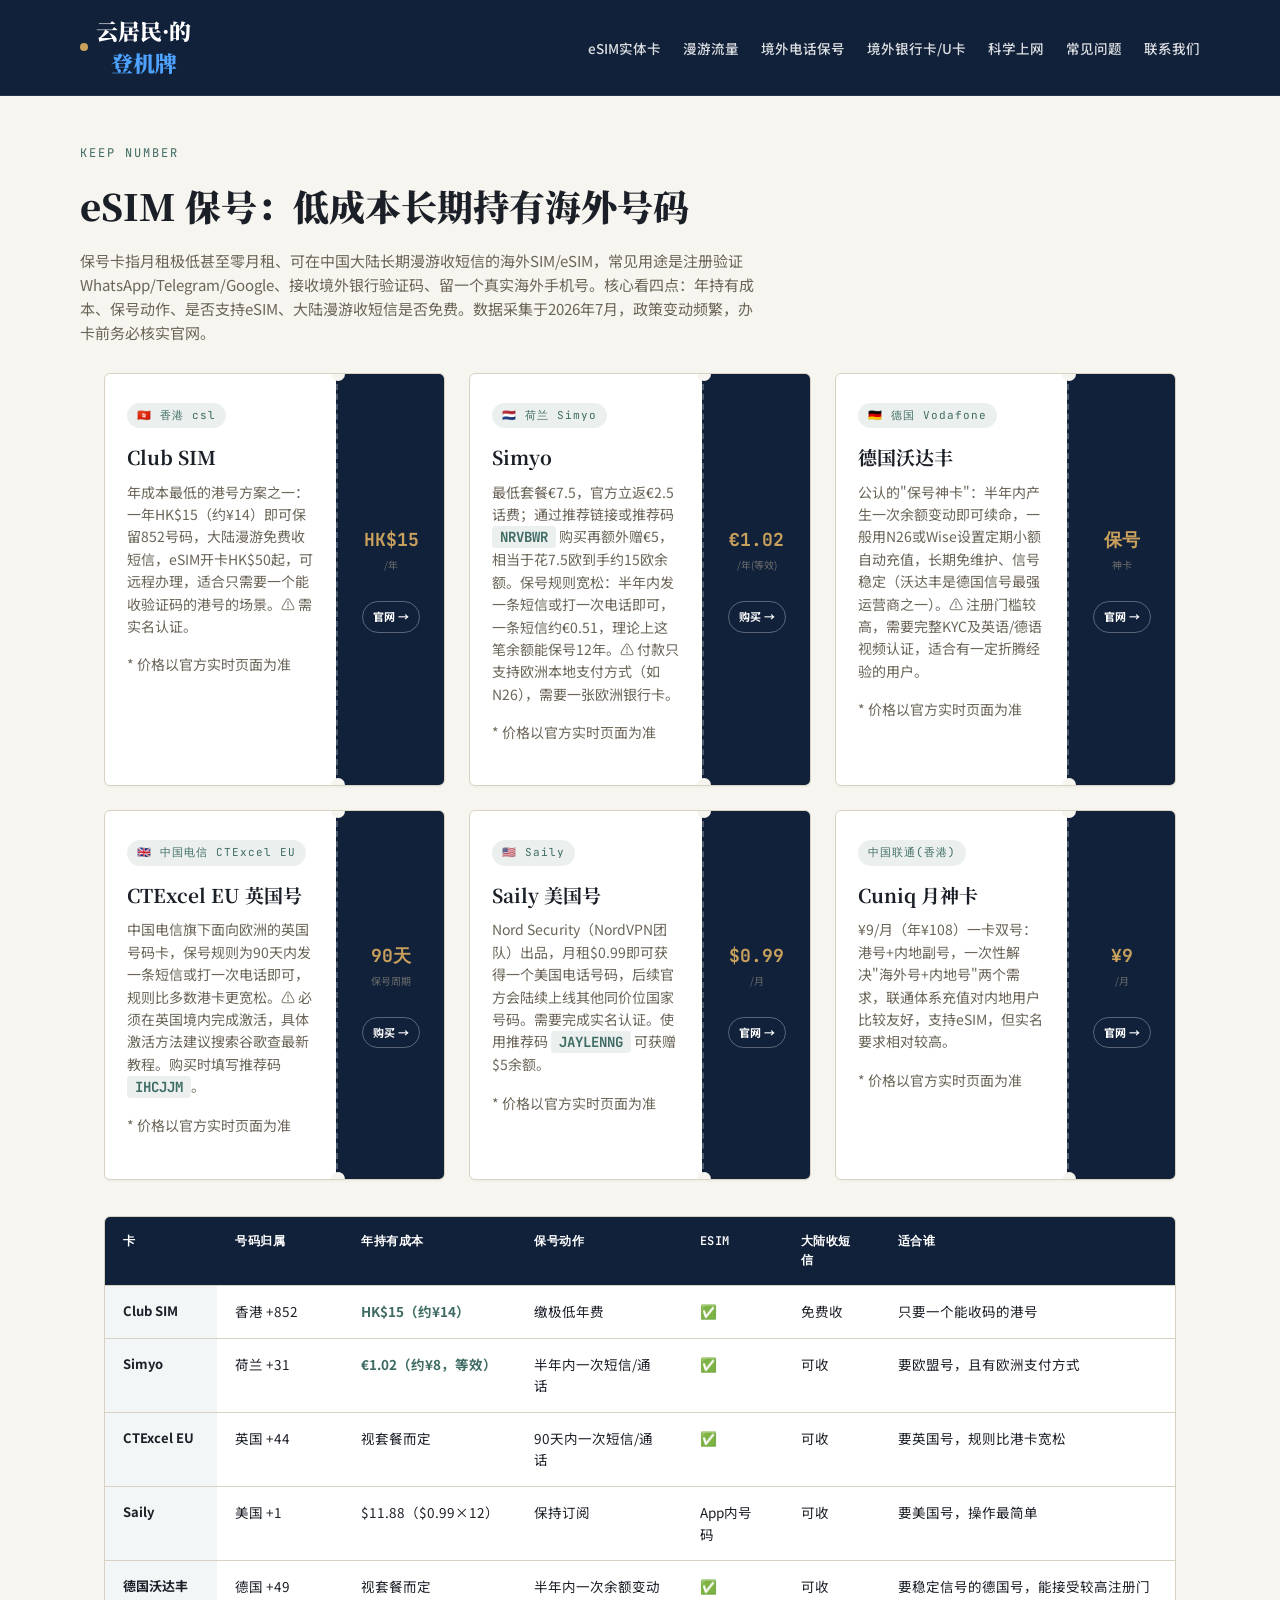
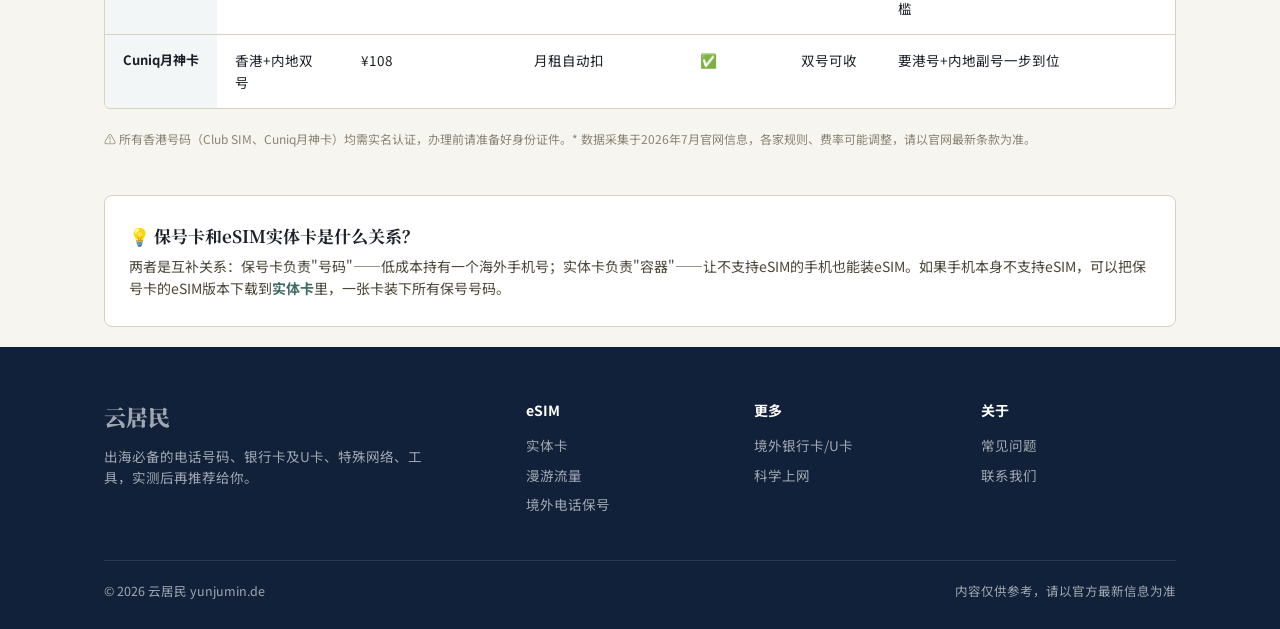
<file: keepnumber.html>
<!DOCTYPE html>
<html lang="zh-CN">
<head>
<meta charset="UTF-8">
<meta name="viewport" content="width=device-width, initial-scale=1.0">
<title>eSIM保号卡指南 · 云居民</title>
<link rel="preconnect" href="https://fonts.googleapis.com">
<link href="https://fonts.googleapis.com/css2?family=Noto+Serif+SC:wght@600;700;900&family=Noto+Sans+SC:wght@400;500;700&family=JetBrains+Mono:wght@400;600&display=swap" rel="stylesheet">
<link rel="stylesheet" href="style.css">
<script src="analytics.js"></script>
</head>
<body>

<header>
  <div class="wrap nav-inner">
    <a href="index.html" class="logo"><span class="dot"></span><span class="logo-text">云居民·的<br><span class="logo-highlight">登机牌</span></span></a>
    <nav>
      <button class="nav-toggle" id="navToggle" aria-label="打开菜单">☰</button>
      <ul id="navList">
        <li><a href="esim-card.html">eSIM实体卡</a></li>
        <li><a href="esim.html">漫游流量</a></li>
        <li><a href="keepnumber.html">境外电话保号</a></li>
        <li><a href="fxcard.html">境外银行卡/U卡</a></li>
        <li><a href="network.html">科学上网</a></li>
        <li><a href="index.html#faq">常见问题</a></li>
        <li><a href="contact.html">联系我们</a></li>
      </ul>
    </nav>
  </div>
</header>
<script>document.getElementById('navToggle').addEventListener('click',function(){document.getElementById('navList').classList.toggle('open');});</script>

<div class="wrap page-head">
  <div class="crumb">KEEP NUMBER</div>
  <h1>eSIM 保号：低成本长期持有海外号码</h1>
  <p class="intro">保号卡指月租极低甚至零月租、可在中国大陆长期漫游收短信的海外SIM/eSIM，常见用途是注册验证WhatsApp/Telegram/Google、接收境外银行验证码、留一个真实海外手机号。核心看四点：年持有成本、保号动作、是否支持eSIM、大陆漫游收短信是否免费。数据采集于2026年7月，政策变动频繁，办卡前务必核实官网。</p>
</div>

<div class="wrap">
  <div class="ticket-grid" style="margin-top:20px;">

    <div class="ticket">
      <div class="ticket-main">
        <span class="ticket-tag">🇭🇰 香港 csl</span>
        <h3>Club SIM</h3>
        <p>年成本最低的港号方案之一：一年HK$15（约¥14）即可保留852号码，大陆漫游免费收短信，eSIM开卡HK$50起，可远程办理，适合只需要一个能收验证码的港号的场景。⚠️ 需实名认证。</p>
        <p class="price-note" style="padding:0;margin-top:8px;">* 价格以官方实时页面为准</p>
      </div>
      <div class="ticket-stub">
        <div class="price mono">HK$15</div>
        <div class="price-note">/年</div>
        <a href="https://www.theclub.com.hk/" target="_blank" rel="noopener">官网 →</a>
      </div>
    </div>

    <div class="ticket">
      <div class="ticket-main">
        <span class="ticket-tag">🇳🇱 荷兰 Simyo</span>
        <h3>Simyo</h3>
        <p>最低套餐€7.5，官方立返€2.5话费；通过推荐链接或推荐码 <button class="inline-copy" onclick="copyInline('NRVBWR',this)">NRVBWR</button> 购买再额外赠€5，相当于花7.5欧到手约15欧余额。保号规则宽松：半年内发一条短信或打一次电话即可，一条短信约€0.51，理论上这笔余额能保号12年。⚠️ 付款只支持欧洲本地支付方式（如N26），需要一张欧洲银行卡。</p>
        <p class="price-note" style="padding:0;margin-top:8px;">* 价格以官方实时页面为准</p>
      </div>
      <div class="ticket-stub">
        <div class="price mono">€1.02</div>
        <div class="price-note">/年(等效)</div>
        <a href="https://www.simyo.nl/sim-only/bestellen?referer=NRVBWR" target="_blank" rel="noopener">购买 →</a>
      </div>
    </div>

    <div class="ticket">
      <div class="ticket-main">
        <span class="ticket-tag">🇩🇪 德国 Vodafone</span>
        <h3>德国沃达丰</h3>
        <p>公认的"保号神卡"：半年内产生一次余额变动即可续命，一般用N26或Wise设置定期小额自动充值，长期免维护、信号稳定（沃达丰是德国信号最强运营商之一）。⚠️ 注册门槛较高，需要完整KYC及英语/德语视频认证，适合有一定折腾经验的用户。</p>
        <p class="price-note" style="padding:0;margin-top:8px;">* 价格以官方实时页面为准</p>
      </div>
      <div class="ticket-stub">
        <div class="price mono">保号</div>
        <div class="price-note">神卡</div>
        <a href="https://www.vodafone.de/" target="_blank" rel="noopener">官网 →</a>
      </div>
    </div>

    <div class="ticket">
      <div class="ticket-main">
        <span class="ticket-tag">🇬🇧 中国电信 CTExcel EU</span>
        <h3>CTExcel EU 英国号</h3>
        <p>中国电信旗下面向欧洲的英国号码卡，保号规则为90天内发一条短信或打一次电话即可，规则比多数港卡更宽松。⚠️ 必须在英国境内完成激活，具体激活方法建议搜索谷歌查最新教程。购买时填写推荐码 <button class="inline-copy" onclick="copyInline('IHCJJM',this)">IHCJJM</button>。</p>
        <p class="price-note" style="padding:0;margin-top:8px;">* 价格以官方实时页面为准</p>
      </div>
      <div class="ticket-stub">
        <div class="price mono">90天</div>
        <div class="price-note">保号周期</div>
        <a href="https://www.ctexcel.com/uk/buyCard/buyCardPackage/1?recommendCode=IHCJJM" target="_blank" rel="noopener">购买 →</a>
      </div>
    </div>

    <div class="ticket">
      <div class="ticket-main">
        <span class="ticket-tag">🇺🇸 Saily</span>
        <h3>Saily 美国号</h3>
        <p>Nord Security（NordVPN团队）出品，月租$0.99即可获得一个美国电话号码，后续官方会陆续上线其他同价位国家号码。需要完成实名认证。使用推荐码 <button class="inline-copy" onclick="copyInline('JAYLENNG',this)">JAYLENNG</button> 可获赠$5余额。</p>
        <p class="price-note" style="padding:0;margin-top:8px;">* 价格以官方实时页面为准</p>
      </div>
      <div class="ticket-stub">
        <div class="price mono">$0.99</div>
        <div class="price-note">/月</div>
        <a href="https://saily.com/" target="_blank" rel="noopener">官网 →</a>
      </div>
    </div>

    <div class="ticket">
      <div class="ticket-main">
        <span class="ticket-tag">中国联通(香港)</span>
        <h3>Cuniq 月神卡</h3>
        <p>¥9/月（年¥108）一卡双号：港号+内地副号，一次性解决"海外号+内地号"两个需求，联通体系充值对内地用户比较友好，支持eSIM，但实名要求相对较高。</p>
        <p class="price-note" style="padding:0;margin-top:8px;">* 价格以官方实时页面为准</p>
      </div>
      <div class="ticket-stub">
        <div class="price mono">¥9</div>
        <div class="price-note">/月</div>
        <a href="https://store.cuniq.com/tc/services-plan/cuniq-go/cuniq-go-monthly" target="_blank" rel="noopener">官网 →</a>
      </div>
    </div>

  </div>

  <div id="detail-table" class="compare-wrap" style="margin-top:36px;">
    <table class="compare">
      <thead><tr><th>卡</th><th>号码归属</th><th>年持有成本</th><th>保号动作</th><th>eSIM</th><th>大陆收短信</th><th>适合谁</th></tr></thead>
      <tbody>
        <tr><th>Club SIM</th><td>香港 +852</td><td class="cell-good">HK$15（约¥14）</td><td>缴极低年费</td><td>✅</td><td>免费收</td><td>只要一个能收码的港号</td></tr>
        <tr><th>Simyo</th><td>荷兰 +31</td><td class="cell-good">€1.02（约¥8，等效）</td><td>半年内一次短信/通话</td><td>✅</td><td>可收</td><td>要欧盟号，且有欧洲支付方式</td></tr>
        <tr><th>CTExcel EU</th><td>英国 +44</td><td>视套餐而定</td><td>90天内一次短信/通话</td><td>✅</td><td>可收</td><td>要英国号，规则比港卡宽松</td></tr>
        <tr><th>Saily</th><td>美国 +1</td><td>$11.88（$0.99×12）</td><td>保持订阅</td><td>App内号码</td><td>可收</td><td>要美国号，操作最简单</td></tr>
        <tr><th>德国沃达丰</th><td>德国 +49</td><td>视套餐而定</td><td>半年内一次余额变动</td><td>✅</td><td>可收</td><td>要稳定信号的德国号，能接受较高注册门槛</td></tr>
        <tr><th>Cuniq月神卡</th><td>香港+内地双号</td><td>¥108</td><td>月租自动扣</td><td>✅</td><td>双号可收</td><td>要港号+内地副号一步到位</td></tr>
      </tbody>
    </table>
  </div>
  <p class="disclaimer">⚠️ 所有香港号码（Club SIM、Cuniq月神卡）均需实名认证，办理前请准备好身份证件。* 数据采集于2026年7月官网信息，各家规则、费率可能调整，请以官网最新条款为准。</p>

  <div class="guide-card">
    <h3>💡 保号卡和eSIM实体卡是什么关系？</h3>
    <p style="font-size:14px;color:#4a4638;">两者是互补关系：保号卡负责"号码"——低成本持有一个海外手机号；实体卡负责"容器"——让不支持eSIM的手机也能装eSIM。如果手机本身不支持eSIM，可以把保号卡的eSIM版本下载到<a href="esim-card.html" style="color:var(--teal);font-weight:700;">实体卡</a>里，一张卡装下所有保号号码。</p>
  </div>
</div>

<footer>
  <div class="wrap">
    <div class="footer-grid">
      <div><a href="index.html" class="logo" style="margin-bottom:12px;display:flex;">云居民</a><p style="font-size:13.5px;max-width:340px;">出海必备的电话号码、银行卡及U卡、特殊网络、工具，实测后再推荐给你。</p></div>
      <div><h4>eSIM</h4><ul><li><a href="esim-card.html">实体卡</a></li><li><a href="esim.html">漫游流量</a></li><li><a href="keepnumber.html">境外电话保号</a></li></ul></div>
      <div><h4>更多</h4><ul><li><a href="fxcard.html">境外银行卡/U卡</a></li><li><a href="network.html">科学上网</a></li></ul></div>
      <div><h4>关于</h4><ul><li><a href="index.html#faq">常见问题</a></li><li><a href="contact.html">联系我们</a></li></ul></div>
    </div>
    <div class="footer-bottom"><span>© 2026 云居民 yunjumin.de</span><span>内容仅供参考，请以官方最新信息为准</span></div>
  </div>
</footer>


<script>
function copyInline(code, btn){
  navigator.clipboard.writeText(code).then(function(){
    btn.classList.add('copied');
    setTimeout(function(){ btn.classList.remove('copied'); }, 1200);
  });
}
</script>
</body>
</html>
</file>
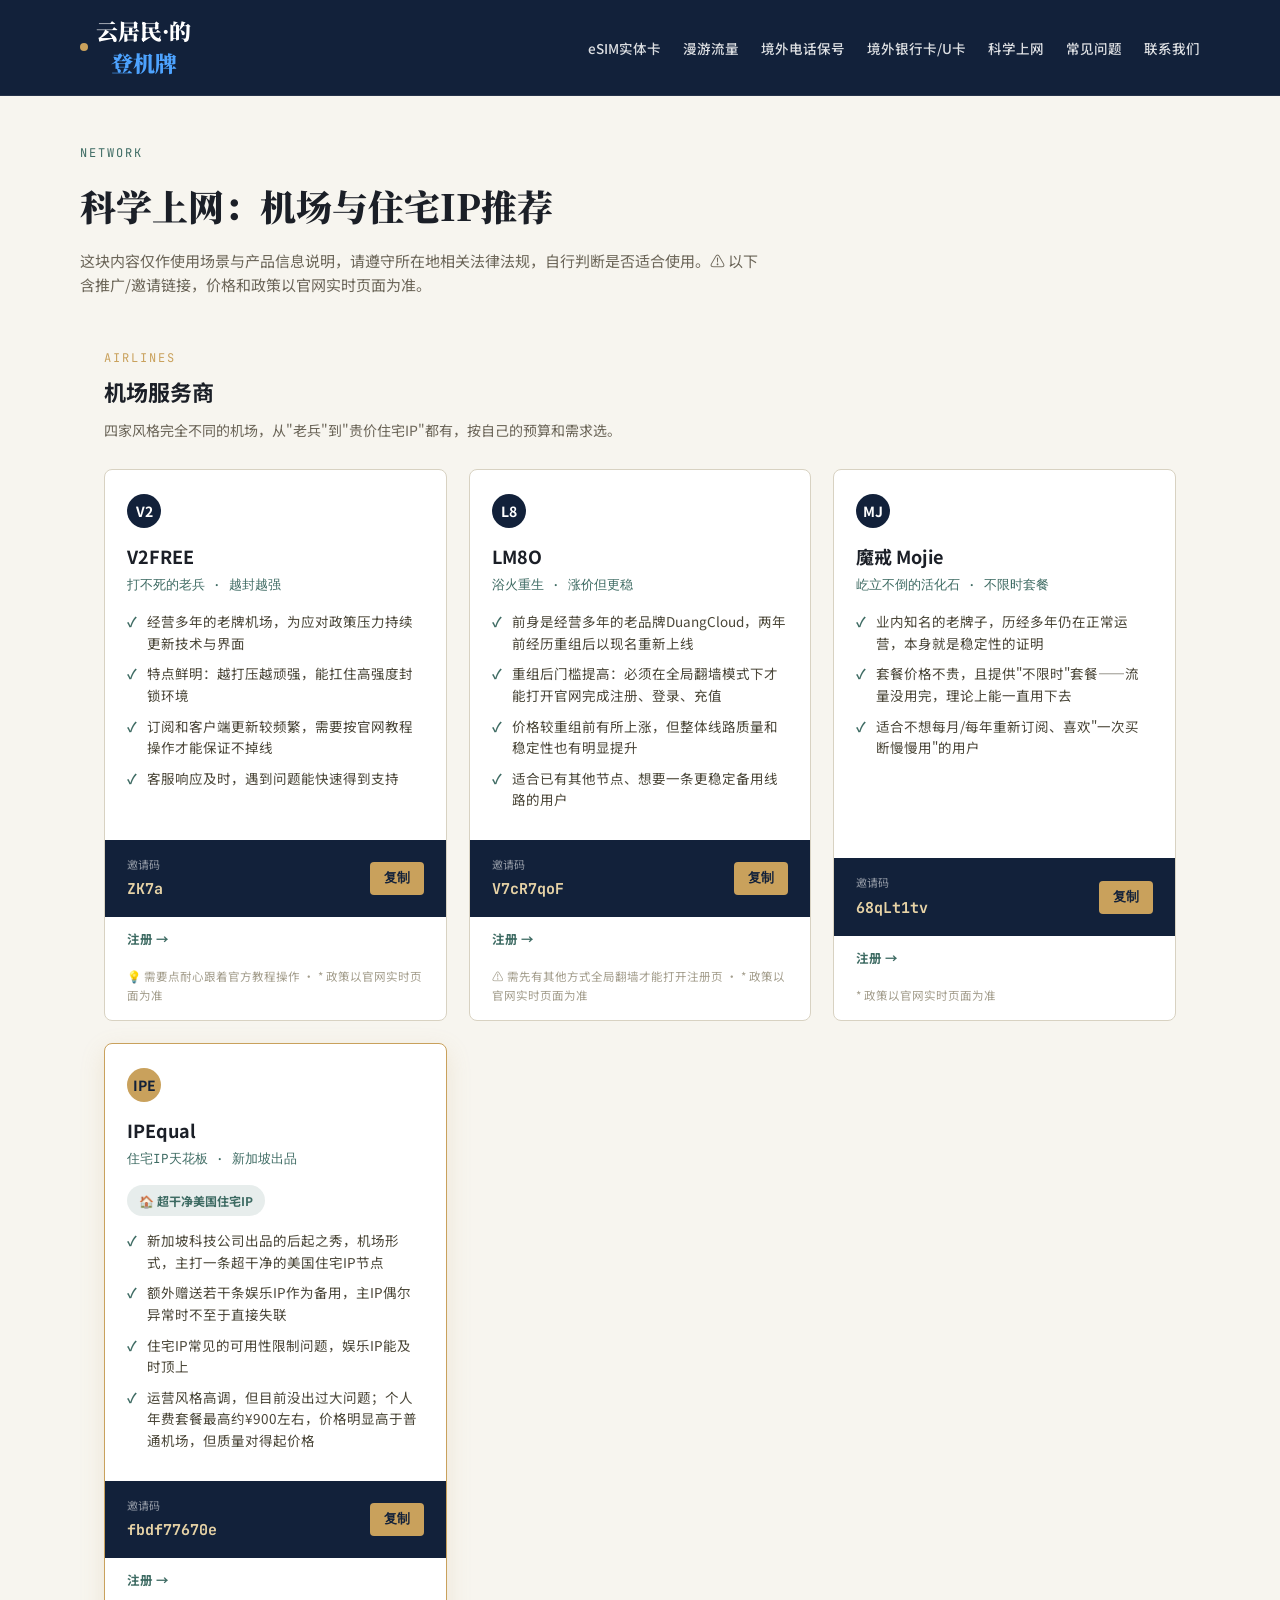
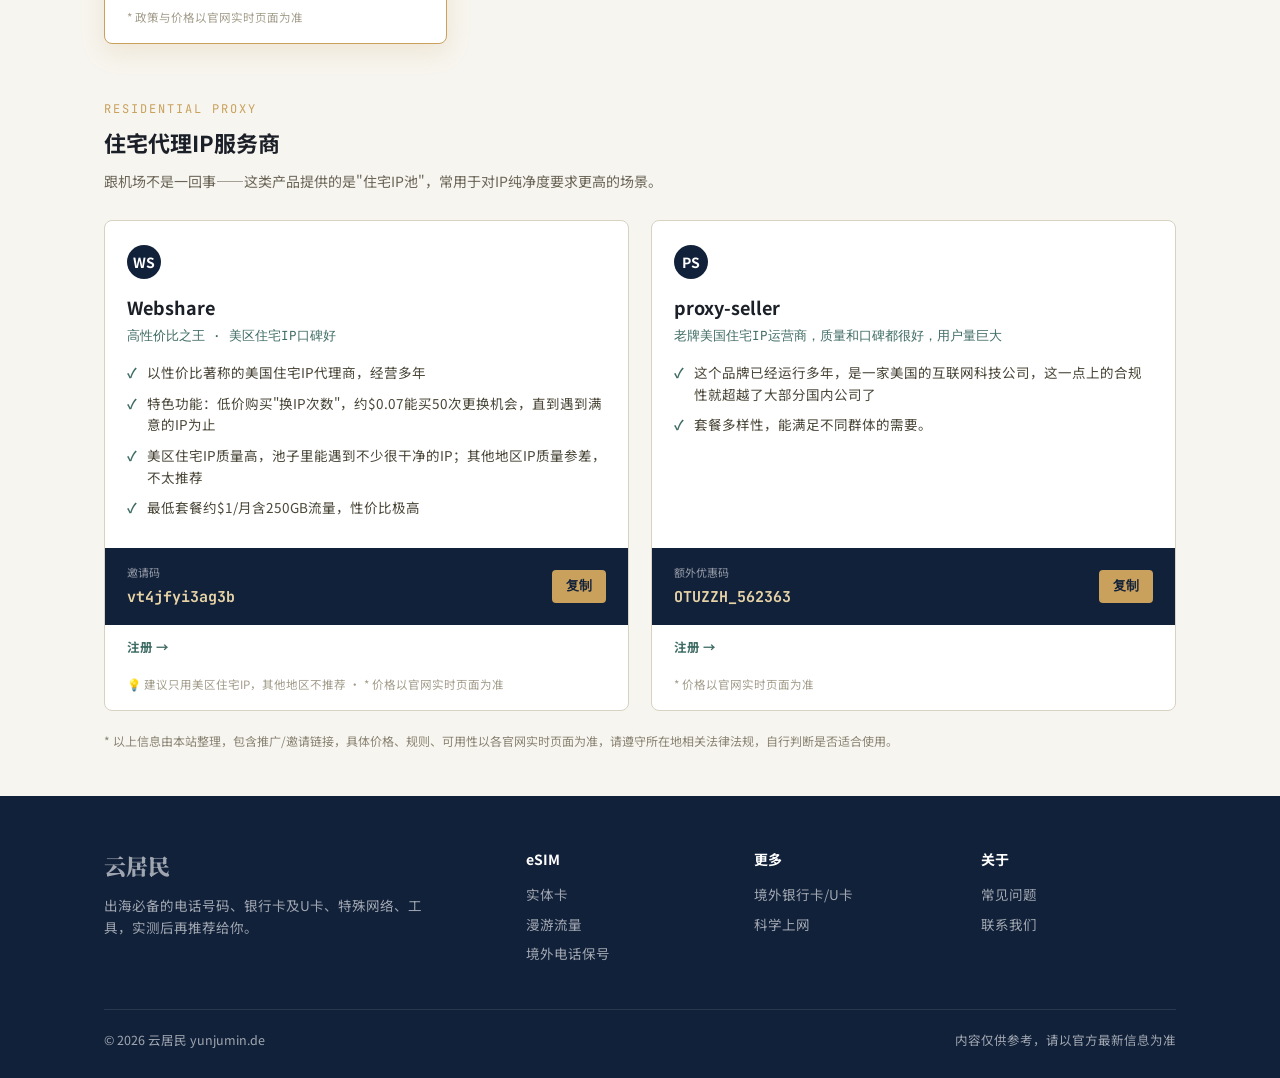
<file: network.html>
<!DOCTYPE html>
<html lang="zh-CN">
<head>
<meta charset="UTF-8">
<meta name="viewport" content="width=device-width, initial-scale=1.0">
<title>科学上网 · 机场与住宅IP推荐 · 云居民</title>
<link rel="preconnect" href="https://fonts.googleapis.com">
<link href="https://fonts.googleapis.com/css2?family=Noto+Serif+SC:wght@600;700;900&family=Noto+Sans+SC:wght@400;500;700&family=JetBrains+Mono:wght@400;600&display=swap" rel="stylesheet">
<link rel="stylesheet" href="style.css">
<script src="analytics.js"></script>
</head>
<body>

<header>
  <div class="wrap nav-inner">
    <a href="index.html" class="logo"><span class="dot"></span><span class="logo-text">云居民·的<br><span class="logo-highlight">登机牌</span></span></a>
    <nav>
      <button class="nav-toggle" id="navToggle" aria-label="打开菜单">☰</button>
      <ul id="navList">
        <li><a href="esim-card.html">eSIM实体卡</a></li>
        <li><a href="esim.html">漫游流量</a></li>
        <li><a href="keepnumber.html">境外电话保号</a></li>
        <li><a href="fxcard.html">境外银行卡/U卡</a></li>
        <li><a href="network.html">科学上网</a></li>
        <li><a href="index.html#faq">常见问题</a></li>
        <li><a href="contact.html">联系我们</a></li>
      </ul>
    </nav>
  </div>
</header>
<script>document.getElementById('navToggle').addEventListener('click',function(){document.getElementById('navList').classList.toggle('open');});</script>

<div class="wrap page-head">
  <div class="crumb">NETWORK</div>
  <h1>科学上网：机场与住宅IP推荐</h1>
  <p class="intro">这块内容仅作使用场景与产品信息说明，请遵守所在地相关法律法规，自行判断是否适合使用。⚠️ 以下含推广/邀请链接，价格和政策以官网实时页面为准。</p>
</div>

<div class="wrap">
  <div class="pick-label">Airlines</div>
  <div class="pick-title">机场服务商</div>
  <p class="pick-note">四家风格完全不同的机场，从"老兵"到"贵价住宅IP"都有，按自己的预算和需求选。</p>

  <div class="plan-grid" style="margin-top:8px;">

    <div class="plan-card">
      <div class="plan-body">
        <div class="plan-badge">V2</div>
        <div class="plan-name">V2FREE</div>
        <div class="plan-sub mono">打不死的老兵 · 越封越强</div>
        <ul class="plan-list">
          <li>经营多年的老牌机场，为应对政策压力持续更新技术与界面</li>
          <li>特点鲜明：越打压越顽强，能扛住高强度封锁环境</li>
          <li>订阅和客户端更新较频繁，需要按官网教程操作才能保证不掉线</li>
          <li>客服响应及时，遇到问题能快速得到支持</li>
        </ul>
      </div>
      <div class="plan-coupon">
        <div><div class="label">邀请码</div><div class="code mono" id="c-net1">ZK7a</div></div>
        <button class="copy-btn" onclick="copyCode('c-net1',this)">复制</button>
      </div>
      <div class="plan-links">
        <a href="https://w1.soxo.top/auth/register?code=ZK7a" target="_blank" rel="noopener">注册 →</a>
      </div>
      <p class="price-note">💡 需要点耐心跟着官方教程操作 · * 政策以官网实时页面为准</p>
    </div>

    <div class="plan-card">
      <div class="plan-body">
        <div class="plan-badge">L8</div>
        <div class="plan-name">LM8O</div>
        <div class="plan-sub mono">浴火重生 · 涨价但更稳</div>
        <ul class="plan-list">
          <li>前身是经营多年的老品牌DuangCloud，两年前经历重组后以现名重新上线</li>
          <li>重组后门槛提高：必须在全局翻墙模式下才能打开官网完成注册、登录、充值</li>
          <li>价格较重组前有所上涨，但整体线路质量和稳定性也有明显提升</li>
          <li>适合已有其他节点、想要一条更稳定备用线路的用户</li>
        </ul>
      </div>
      <div class="plan-coupon">
        <div><div class="label">邀请码</div><div class="code mono" id="c-net2">V7cR7qoF</div></div>
        <button class="copy-btn" onclick="copyCode('c-net2',this)">复制</button>
      </div>
      <div class="plan-links">
        <a href="https://vip.lm8o.com/#/register?code=V7cR7qoF" target="_blank" rel="noopener">注册 →</a>
      </div>
      <p class="price-note">⚠️ 需先有其他方式全局翻墙才能打开注册页 · * 政策以官网实时页面为准</p>
    </div>

    <div class="plan-card">
      <div class="plan-body">
        <div class="plan-badge">MJ</div>
        <div class="plan-name">魔戒 Mojie</div>
        <div class="plan-sub mono">屹立不倒的活化石 · 不限时套餐</div>
        <ul class="plan-list">
          <li>业内知名的老牌子，历经多年仍在正常运营，本身就是稳定性的证明</li>
          <li>套餐价格不贵，且提供"不限时"套餐——流量没用完，理论上能一直用下去</li>
          <li>适合不想每月/每年重新订阅、喜欢"一次买断慢慢用"的用户</li>
        </ul>
      </div>
      <div class="plan-coupon">
        <div><div class="label">邀请码</div><div class="code mono" id="c-net3">68qLt1tv</div></div>
        <button class="copy-btn" onclick="copyCode('c-net3',this)">复制</button>
      </div>
      <div class="plan-links">
        <a href="https://mojie.me/#/register?code=68qLt1tv" target="_blank" rel="noopener">注册 →</a>
      </div>
      <p class="price-note">* 政策以官网实时页面为准</p>
    </div>

    <div class="plan-card featured">
      <div class="plan-body">
        <div class="plan-badge">IPE</div>
        <div class="plan-name">IPEqual</div>
        <div class="plan-sub mono">住宅IP天花板 · 新加坡出品</div>
        <div class="feature-pill">🏠 超干净美国住宅IP</div>
        <ul class="plan-list">
          <li>新加坡科技公司出品的后起之秀，机场形式，主打一条超干净的美国住宅IP节点</li>
          <li>额外赠送若干条娱乐IP作为备用，主IP偶尔异常时不至于直接失联</li>
          <li>住宅IP常见的可用性限制问题，娱乐IP能及时顶上</li>
          <li>运营风格高调，但目前没出过大问题；个人年费套餐最高约¥900左右，价格明显高于普通机场，但质量对得起价格</li>
        </ul>
      </div>
      <div class="plan-coupon">
        <div><div class="label">邀请码</div><div class="code mono" id="c-net4">fbdf77670e</div></div>
        <button class="copy-btn" onclick="copyCode('c-net4',this)">复制</button>
      </div>
      <div class="plan-links">
        <a href="https://www.ipequal.com/?ref=fbdf77670e" target="_blank" rel="noopener">注册 →</a>
      </div>
      <p class="price-note">* 政策与价格以官网实时页面为准</p>
    </div>

  </div>

  <div class="pick-label" style="margin-top:56px;">Residential Proxy</div>
  <div class="pick-title">住宅代理IP服务商</div>
  <p class="pick-note">跟机场不是一回事——这类产品提供的是"住宅IP池"，常用于对IP纯净度要求更高的场景。</p>

  <div class="plan-grid" style="margin-top:8px;">

    <div class="plan-card">
      <div class="plan-body">
        <div class="plan-badge">WS</div>
        <div class="plan-name">Webshare</div>
        <div class="plan-sub mono">高性价比之王 · 美区住宅IP口碑好</div>
        <ul class="plan-list">
          <li>以性价比著称的美国住宅IP代理商，经营多年</li>
          <li>特色功能：低价购买"换IP次数"，约$0.07能买50次更换机会，直到遇到满意的IP为止</li>
          <li>美区住宅IP质量高，池子里能遇到不少很干净的IP；其他地区IP质量参差，不太推荐</li>
          <li>最低套餐约$1/月含250GB流量，性价比极高</li>
        </ul>
      </div>
      <div class="plan-coupon">
        <div><div class="label">邀请码</div><div class="code mono" id="c-net5">vt4jfyi3ag3b</div></div>
        <button class="copy-btn" onclick="copyCode('c-net5',this)">复制</button>
      </div>
      <div class="plan-links">
        <a href="https://www.webshare.io/?referral_code=vt4jfyi3ag3b" target="_blank" rel="noopener">注册 →</a>
      </div>
      <p class="price-note">💡 建议只用美区住宅IP，其他地区不推荐 · * 价格以官网实时页面为准</p>
    </div>

    <!-- ▼ 待补充：住宅代理IP服务商二，你自己编辑这一块 ▼ -->
    <div class="plan-card">
      <div class="plan-body">
        <div class="plan-badge">PS</div>
        <div class="plan-name">proxy-seller</div>
        <div class="plan-sub mono">老牌美国住宅IP运营商，质量和口碑都很好，用户量巨大</div>
        <ul class="plan-list">
          <li>这个品牌已经运行多年，是一家美国的互联网科技公司，这一点上的合规性就超越了大部分国内公司了</li>
          <li>套餐多样性，能满足不同群体的需要。</li>
        </ul>
      </div>
       <div class="plan-coupon">
        <div><div class="label">额外优惠码</div><div class="code mono" id="c-net6">OTUZZH_562363</div></div>
        <button class="copy-btn" onclick="copyCode('c-net6',this)">复制</button>
      </div>
      <div class="plan-links">
        <a href="https://proxy-seller.com/?partner=NPYCWPST81ISZI" target="_blank" rel="noopener">注册 →</a>
      </div>
      <p class="price-note">* 价格以官网实时页面为准</p>
    </div>
      

  </div>

  <p class="disclaimer" style="margin-top:20px;">* 以上信息由本站整理，包含推广/邀请链接，具体价格、规则、可用性以各官网实时页面为准，请遵守所在地相关法律法规，自行判断是否适合使用。</p>
</div>

<footer>
  <div class="wrap">
    <div class="footer-grid">
      <div><a href="index.html" class="logo" style="margin-bottom:12px;display:flex;">云居民</a><p style="font-size:13.5px;max-width:340px;">出海必备的电话号码、银行卡及U卡、特殊网络、工具，实测后再推荐给你。</p></div>
      <div><h4>eSIM</h4><ul><li><a href="esim-card.html">实体卡</a></li><li><a href="esim.html">漫游流量</a></li><li><a href="keepnumber.html">境外电话保号</a></li></ul></div>
      <div><h4>更多</h4><ul><li><a href="fxcard.html">境外银行卡/U卡</a></li><li><a href="network.html">科学上网</a></li></ul></div>
      <div><h4>关于</h4><ul><li><a href="index.html#faq">常见问题</a></li><li><a href="contact.html">联系我们</a></li></ul></div>
    </div>
    <div class="footer-bottom"><span>© 2026 云居民 yunjumin.de</span><span>内容仅供参考，请以官方最新信息为准</span></div>
  </div>
</footer>


<script>
function copyCode(id, btn){
  var text = document.getElementById(id).innerText;
  navigator.clipboard.writeText(text).then(function(){
    var original = btn.innerText; btn.innerText='已复制'; btn.classList.add('copied');
    setTimeout(function(){ btn.innerText=original; btn.classList.remove('copied'); },1500);
  });
}
</script>
</body>
</html>
</file>
<file: style.css>
/* ============================================================
   全局变量 —— 想整站换配色，只改这里
   ============================================================ */
:root{
  --ink:#1B1F27;
  --paper:#F7F5EF;
  --navy:#12213A;
  --navy-2:#1B3055;
  --gold:#C9A15C;
  --gold-soft:#E7D3A6;
  --teal:#3E6B63;
  --blue:#4DA3FF;
  --line:#D8D2C2;
  --white:#FFFFFF;
  --good:#3E6B63;
}
*{box-sizing:border-box;margin:0;padding:0;}
html{scroll-behavior:smooth;}
body{font-family:'Noto Sans SC',sans-serif;background:var(--paper);color:var(--ink);line-height:1.6;}
h1,h2,h3,.serif{font-family:'Noto Serif SC',serif;}
.mono{font-family:'JetBrains Mono',monospace;}
a{color:inherit;text-decoration:none;}
.wrap{max-width:1120px;margin:0 auto;padding:0 24px;}
img{max-width:100%;display:block;}

/* ============================================================
   顶部导航栏
   ============================================================ */
header{background:var(--navy);color:var(--white);position:sticky;top:0;z-index:50;border-bottom:1px solid rgba(255,255,255,.08);}
.nav-inner{display:flex;align-items:center;justify-content:space-between;padding:18px 0;}
.logo{font-family:'Noto Serif SC',serif;font-weight:900;font-size:22px;display:flex;align-items:center;gap:8px;}
.logo .logo-text{line-height:1.2;text-align:center;display:flex;flex-direction:column;}
.logo .logo-highlight{color:var(--blue);display:block;margin-top:6px;}
.logo .dot{width:8px;height:8px;border-radius:50%;background:var(--gold);}
nav ul{display:flex;gap:22px;list-style:none;flex-wrap:wrap;}
nav a{font-size:13.5px;font-weight:500;opacity:.85;transition:opacity .2s;white-space:nowrap;}
nav a:hover{opacity:1;color:var(--gold-soft);}
.nav-toggle{display:none;background:none;border:none;color:var(--white);font-size:22px;cursor:pointer;}
@media(max-width:900px){
  nav ul{display:none;position:absolute;top:100%;left:0;right:0;background:var(--navy);flex-direction:column;gap:0;border-top:1px solid rgba(255,255,255,.08);max-height:80vh;overflow-y:auto;}
  nav ul.open{display:flex;}
  nav ul li{border-bottom:1px solid rgba(255,255,255,.06);}
  nav ul li a{display:block;padding:15px 24px;}
  .nav-toggle{display:block;}
}

/* ============================================================
   首屏 Hero（仅首页使用）
   ============================================================ */
.hero{background:var(--navy);color:var(--white);padding:88px 0 64px;position:relative;overflow:hidden;}
.hero::before{content:"";position:absolute;inset:0;background-image:radial-gradient(circle at 85% 20%, rgba(201,161,92,.18), transparent 45%),radial-gradient(circle at 10% 85%, rgba(62,107,99,.25), transparent 40%);pointer-events:none;}
.hero-inner{position:relative;z-index:1;}
.hero-eyebrow{font-family:'JetBrains Mono',monospace;font-size:13px;letter-spacing:2px;color:var(--gold-soft);text-transform:uppercase;display:flex;align-items:center;gap:10px;margin-bottom:20px;}
.hero-eyebrow::before{content:"";width:28px;height:1px;background:var(--gold-soft);}
.hero h1{font-size:clamp(24px,4vw,42px);font-weight:900;line-height:1.3;max-width:760px;margin-bottom:20px;}
.hero h1 span{color:var(--blue);}
.hero p.lead{font-size:17px;color:rgba(255,255,255,.72);max-width:560px;margin-bottom:36px;}
.hero-actions{display:flex;gap:16px;flex-wrap:wrap;}
.btn{display:inline-block;padding:14px 28px;font-weight:700;font-size:15px;border-radius:2px;transition:transform .15s, box-shadow .15s;}
.btn-primary{background:var(--gold);color:var(--navy);}
.btn-primary:hover{transform:translateY(-2px);box-shadow:0 8px 20px rgba(201,161,92,.35);}
.btn-ghost{border:1px solid rgba(255,255,255,.35);color:var(--white);}
.btn-ghost:hover{border-color:var(--gold-soft);color:var(--gold-soft);}
.boarding-strip{margin-top:56px;border-top:1px dashed rgba(255,255,255,.25);padding-top:22px;display:flex;gap:36px;flex-wrap:wrap;font-family:'JetBrains Mono',monospace;font-size:12px;color:rgba(255,255,255,.55);}
.boarding-strip b{display:block;color:var(--white);font-size:15px;margin-bottom:2px;}

/* ============================================================
   首页顶部分类速览条 —— 紧贴header下方，手机端也直接可见
   ============================================================ */
.cat-strip{background:var(--navy-2);border-top:1px solid rgba(255,255,255,.06);padding:12px 0;}
.quick-cats{display:flex;gap:10px;overflow-x:auto;-webkit-overflow-scrolling:touch;scrollbar-width:none;}
.quick-cats::-webkit-scrollbar{display:none;}
.quick-cats a{
  flex-shrink:0;background:rgba(255,255,255,.08);border:1px solid rgba(255,255,255,.18);
  color:var(--white);font-size:12.5px;font-weight:700;padding:8px 15px;border-radius:20px;white-space:nowrap;
  transition:border-color .15s, color .15s;
}
.quick-cats a:hover{border-color:var(--gold-soft);color:var(--gold-soft);}

/* ============================================================
   页面标题区（子页面用，替代Hero）
   ============================================================ */
.page-head{padding:48px 0 8px;}
.crumb{font-family:'JetBrains Mono',monospace;font-size:12px;letter-spacing:2px;color:var(--teal);text-transform:uppercase;margin-bottom:14px;}
.page-head h1{font-size:clamp(26px,4vw,36px);font-weight:900;margin-bottom:14px;}
.page-head .intro{max-width:680px;color:#6b6558;font-size:15px;}

/* ============================================================
   通用板块标题
   ============================================================ */
.section{padding:72px 0;}
.section-head{margin-bottom:40px;max-width:640px;}
.section-eyebrow{font-family:'JetBrains Mono',monospace;font-size:12px;letter-spacing:2px;color:var(--teal);text-transform:uppercase;margin-bottom:10px;}
.section-head h2{font-size:30px;font-weight:700;}
.section-head p{color:#6b6558;margin-top:10px;font-size:15px;}
.pick-label{font-family:'JetBrains Mono',monospace;font-size:12px;letter-spacing:2px;color:var(--gold);text-transform:uppercase;margin:44px 0 6px;}
.pick-title{font-size:22px;font-weight:700;margin-bottom:10px;}
.pick-note{color:#6b6558;font-size:14px;max-width:720px;margin-bottom:28px;}

/* ============================================================
   首页"票根卡片"
   ============================================================ */
.ticket-grid{display:grid;grid-template-columns:repeat(auto-fit, minmax(280px,1fr));gap:24px;}
.ticket{background:var(--white);border:1px solid var(--line);border-radius:6px;overflow:hidden;display:flex;box-shadow:0 2px 0 rgba(0,0,0,.02);transition:box-shadow .2s, transform .2s;}
.ticket:hover{box-shadow:0 14px 30px rgba(18,33,58,.10);transform:translateY(-3px);}
.ticket-main{flex:1;padding:26px 22px;}
.ticket-tag{display:inline-block;font-family:'JetBrains Mono',monospace;font-size:11px;letter-spacing:1px;background:rgba(62,107,99,.10);color:var(--teal);padding:4px 10px;border-radius:20px;margin-bottom:14px;}
.ticket h3{font-size:19px;font-weight:700;margin-bottom:8px;}
.ticket p{font-size:14px;color:#6b6558;margin-bottom:16px;}
.ticket-stub{width:108px;flex-shrink:0;background:var(--navy);color:var(--white);display:flex;flex-direction:column;align-items:center;justify-content:center;position:relative;padding:16px 10px;border-left:2px dashed rgba(255,255,255,.25);}
.ticket-stub::before,.ticket-stub::after{content:"";position:absolute;left:-7px;width:14px;height:14px;background:var(--paper);border-radius:50%;}
.ticket-stub::before{top:-7px;}
.ticket-stub::after{bottom:-7px;}
.ticket-stub .price{font-family:'JetBrains Mono',monospace;font-weight:700;font-size:18px;color:var(--gold);}
.ticket-stub .price-note{font-size:10px;opacity:.6;margin-top:2px;}
.ticket-stub a{margin-top:12px;font-size:11px;font-weight:700;border:1px solid rgba(255,255,255,.3);padding:6px 10px;border-radius:20px;}

/* ============================================================
   子页面"方案推荐卡片"（带checklist + 优惠码）
   ============================================================ */
.plan-grid{display:grid;grid-template-columns:repeat(auto-fit,minmax(280px,1fr));gap:22px;margin-bottom:14px;}
.plan-card{background:var(--white);border:1px solid var(--line);border-radius:8px;overflow:hidden;display:flex;flex-direction:column;transition:box-shadow .2s, transform .2s;}
.plan-card:hover{box-shadow:0 14px 30px rgba(18,33,58,.10);transform:translateY(-3px);}
.plan-card.featured{border-color:var(--gold);box-shadow:0 8px 24px rgba(201,161,92,.18);}
.plan-body{padding:24px 22px 20px;flex:1;}
.plan-badge{width:34px;height:34px;border-radius:50%;background:var(--navy);color:var(--white);display:flex;align-items:center;justify-content:center;font-weight:700;font-size:14px;margin-bottom:14px;}
.plan-card.featured .plan-badge{background:var(--gold);color:var(--navy);}
.plan-name{font-size:18px;font-weight:700;margin-bottom:4px;}
.plan-sub{font-size:12.5px;color:var(--teal);font-family:'JetBrains Mono',monospace;margin-bottom:16px;}
.feature-pill{display:inline-flex;align-items:center;gap:6px;background:rgba(62,107,99,.12);color:var(--teal);font-size:12px;font-weight:700;padding:6px 12px;border-radius:20px;margin-bottom:14px;}
.plan-list{list-style:none;font-size:13.5px;color:#4a4638;}
.plan-list li{padding-left:20px;position:relative;margin-bottom:9px;}
.plan-list li::before{content:"✓";position:absolute;left:0;color:var(--good);font-weight:700;}
.plan-coupon{background:var(--navy);padding:16px 22px;display:flex;align-items:center;justify-content:space-between;gap:10px;}
.plan-coupon .label{font-size:11px;color:rgba(255,255,255,.55);margin-bottom:4px;}
.plan-coupon .code{font-family:'JetBrains Mono',monospace;color:var(--gold-soft);font-weight:700;font-size:15px;}
.copy-btn{background:var(--gold);color:var(--navy);border:none;border-radius:4px;padding:8px 14px;font-size:12.5px;font-weight:700;cursor:pointer;transition:background .15s;white-space:nowrap;}
.copy-btn:hover{background:var(--gold-soft);}
.copy-btn.copied{background:var(--good);color:var(--white);}
.inline-copy{font-family:'JetBrains Mono',monospace;background:rgba(62,107,99,.10);color:var(--teal);border:none;padding:2px 8px;border-radius:4px;cursor:pointer;font-weight:700;font-size:inherit;}
.inline-copy.copied{background:var(--good);color:var(--white);}
.plan-links{padding:12px 22px 18px;font-size:12.5px;display:flex;gap:16px;flex-wrap:wrap;}
.plan-links a{color:var(--teal);font-weight:700;}
.plan-links a:hover{text-decoration:underline;}
.price-note{font-size:11.5px;color:#a39d8c;padding:0 22px 16px;}
.ip-note{background:rgba(62,107,99,.08);border-left:3px solid var(--teal);padding:12px 16px;font-size:13.5px;color:#3d382d;border-radius:4px;margin-bottom:16px;}
.disclaimer{font-size:12px;color:#8a8474;margin:8px 0 46px;}

/* ============================================================
   联系表单
   ============================================================ */
.contact-form{display:flex;flex-direction:column;gap:6px;margin-top:20px;}
.form-label{font-size:13px;font-weight:700;color:var(--navy);margin-top:14px;}
.form-input{
  font-family:'Noto Sans SC',sans-serif;font-size:14px;color:var(--ink);
  border:1px solid var(--line);border-radius:6px;padding:12px 14px;
  background:var(--white);resize:vertical;
}
.form-input:focus{outline:none;border-color:var(--teal);}
.contact-form button{margin-top:20px;padding:14px 28px;border-radius:2px;font-weight:700;font-size:15px;}

/* ============================================================
   品牌快切标签条
   ============================================================ */
.brand-tabs{display:flex;flex-wrap:wrap;align-items:center;gap:10px;padding:14px 0;border-top:1px solid var(--line);border-bottom:1px solid var(--line);margin-bottom:40px;}
.brand-tab{font-size:13px;font-weight:700;color:#6b6558;padding:8px 16px;border-radius:20px;border:1px solid transparent;background:none;cursor:pointer;font-family:'Noto Sans SC',sans-serif;}
.brand-tab:hover{border-color:var(--line);}
.brand-tab.active{background:var(--navy);color:var(--white);}
.brand-tab.jump{background:var(--navy);color:var(--white);margin-left:auto;display:flex;align-items:center;gap:6px;padding:9px 18px;}
.brand-tab.jump:hover{background:var(--navy-2);}
.brand-tab.jump.active{background:var(--gold);color:var(--navy);}

/* ============================================================
   对比表格
   ============================================================ */
.compare-wrap{overflow-x:auto;border:1px solid var(--line);border-radius:6px;margin-bottom:20px;}
table.compare{width:100%;border-collapse:collapse;background:var(--white);min-width:680px;}
table.compare th,table.compare td{padding:15px 18px;text-align:left;font-size:13.5px;border-bottom:1px solid var(--line);vertical-align:top;}
table.compare thead th{background:var(--navy);color:var(--white);font-family:'JetBrains Mono',monospace;font-weight:600;font-size:12px;letter-spacing:.5px;text-transform:uppercase;}
table.compare tbody th{background:rgba(62,107,99,.06);font-weight:700;font-size:13px;white-space:nowrap;}
table.compare tbody tr:last-child td, table.compare tbody tr:last-child th{border-bottom:none;}
table.compare tbody tr:hover td{background:rgba(62,107,99,.04);}
.cell-good{color:var(--good);font-weight:700;}
.pill{display:inline-block;padding:3px 10px;border-radius:20px;font-size:12px;font-weight:700;}
.pill-good{background:rgba(62,107,99,.12);color:var(--teal);}
.pill-mid{background:rgba(201,161,92,.15);color:#8a6a2c;}

/* ============================================================
   优惠码专区
   ============================================================ */
.coupon-section{background:var(--navy-2);color:var(--white);}
.coupon-section .section-head p{color:rgba(255,255,255,.6);}
.coupon-section .section-eyebrow{color:var(--gold-soft);}
.coupon-grid{display:grid;grid-template-columns:repeat(auto-fit,minmax(260px,1fr));gap:20px;}
.coupon-card{background:rgba(255,255,255,.05);border:1px solid rgba(255,255,255,.12);border-radius:6px;padding:22px;display:flex;justify-content:space-between;align-items:center;gap:14px;flex-wrap:wrap;}
.coupon-card .name{font-weight:700;font-size:15px;margin-bottom:6px;}
.coupon-card .desc{font-size:13px;color:rgba(255,255,255,.55);}
.coupon-code{font-family:'JetBrains Mono',monospace;background:var(--gold);color:var(--navy);padding:8px 14px;border-radius:4px;font-weight:700;font-size:13px;white-space:nowrap;border:none;cursor:pointer;}
.coupon-actions{display:flex;flex-direction:column;align-items:flex-end;gap:6px;}
.coupon-site-link{font-size:11px;color:rgba(255,255,255,.55);font-weight:700;}
.coupon-site-link:hover{color:var(--gold-soft);}
.coupon-subhead{color:var(--gold-soft);font-family:'JetBrains Mono',monospace;font-size:12.5px;letter-spacing:1.5px;text-transform:uppercase;margin:34px 0 14px;border-top:1px solid rgba(255,255,255,.12);padding-top:28px;}
.coupon-subhead:first-of-type{border-top:none;padding-top:0;margin-top:8px;}

/* ============================================================
   教程步骤条
   ============================================================ */
.guide-card{background:var(--white);border:1px solid var(--line);border-radius:8px;padding:26px 24px;margin-bottom:20px;}
.guide-card h3{font-size:17px;font-weight:700;margin-bottom:6px;}
.guide-card .guide-note{font-size:13.5px;color:#6b6558;margin-bottom:16px;}
.guide-steps{list-style:none;counter-reset:step;}
.guide-steps li{counter-increment:step;padding-left:36px;position:relative;margin-bottom:14px;font-size:14px;color:#3d382d;}
.guide-steps li::before{
  content:counter(step);position:absolute;left:0;top:-1px;
  width:24px;height:24px;border-radius:50%;background:var(--teal);color:var(--white);
  font-family:'JetBrains Mono',monospace;font-weight:700;font-size:12px;
  display:flex;align-items:center;justify-content:center;
}
.guide-steps b{color:var(--navy);}

/* ============================================================
   FAQ
   ============================================================ */
.faq-item{border-bottom:1px solid var(--line);padding:20px 0;}
.faq-item summary{cursor:pointer;font-weight:700;font-size:15.5px;list-style:none;display:flex;justify-content:space-between;align-items:center;gap:16px;}
.faq-item summary::-webkit-details-marker{display:none;}
.faq-item summary::after{content:"+";font-size:20px;color:var(--gold);font-weight:400;}
.faq-item[open] summary::after{content:"–";}
.faq-item p{margin-top:12px;color:#6b6558;font-size:14.5px;max-width:720px;}

/* ============================================================
   页脚
   ============================================================ */
footer{background:var(--navy);color:rgba(255,255,255,.6);padding:52px 0 28px;margin-top:20px;}
.footer-grid{display:grid;grid-template-columns:2fr 1fr 1fr 1fr;gap:32px;margin-bottom:36px;}
.footer-grid h4{color:var(--white);font-size:14px;margin-bottom:14px;}
.footer-grid ul{list-style:none;}
.footer-grid li{margin-bottom:8px;font-size:13.5px;}
.footer-grid li a:hover{color:var(--gold-soft);}
.footer-bottom{border-top:1px solid rgba(255,255,255,.1);padding-top:20px;font-size:12.5px;display:flex;justify-content:space-between;flex-wrap:wrap;gap:10px;}
@media(max-width:700px){.footer-grid{grid-template-columns:1fr 1fr;}}
</file>
